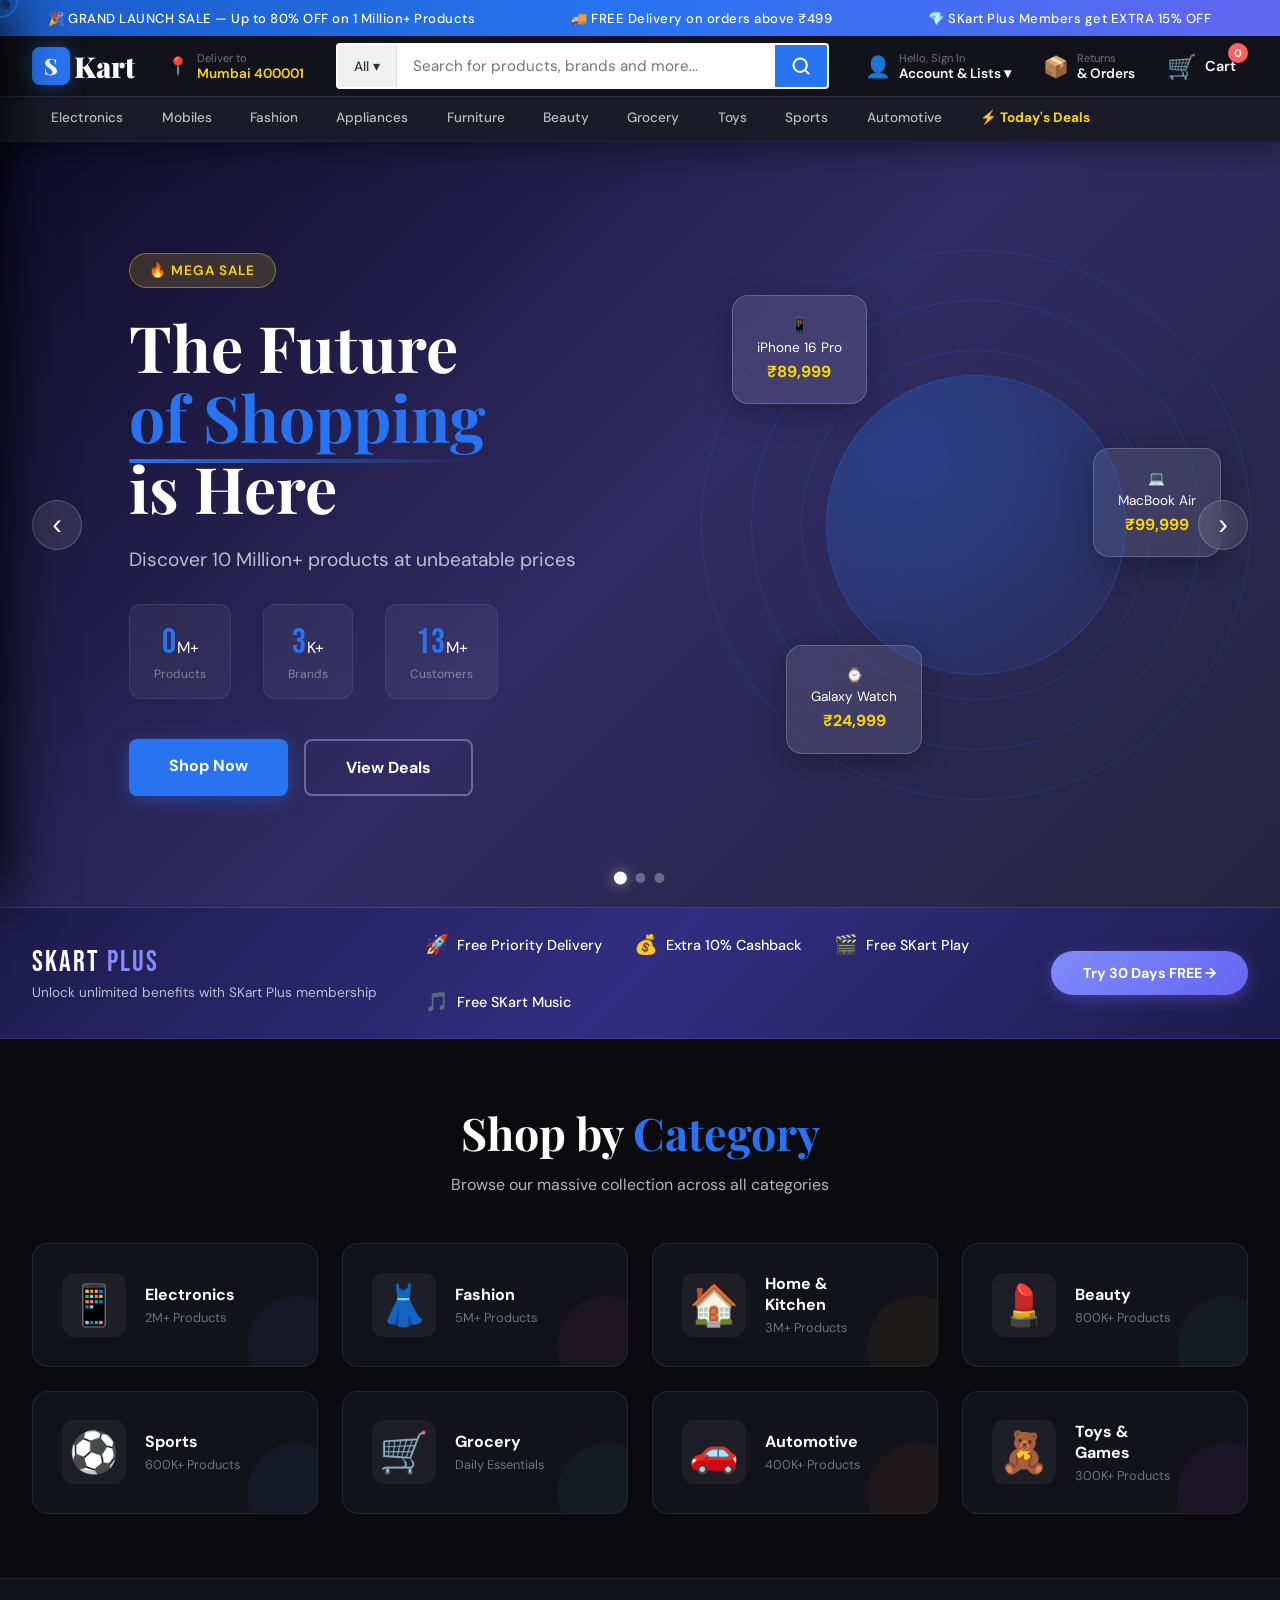
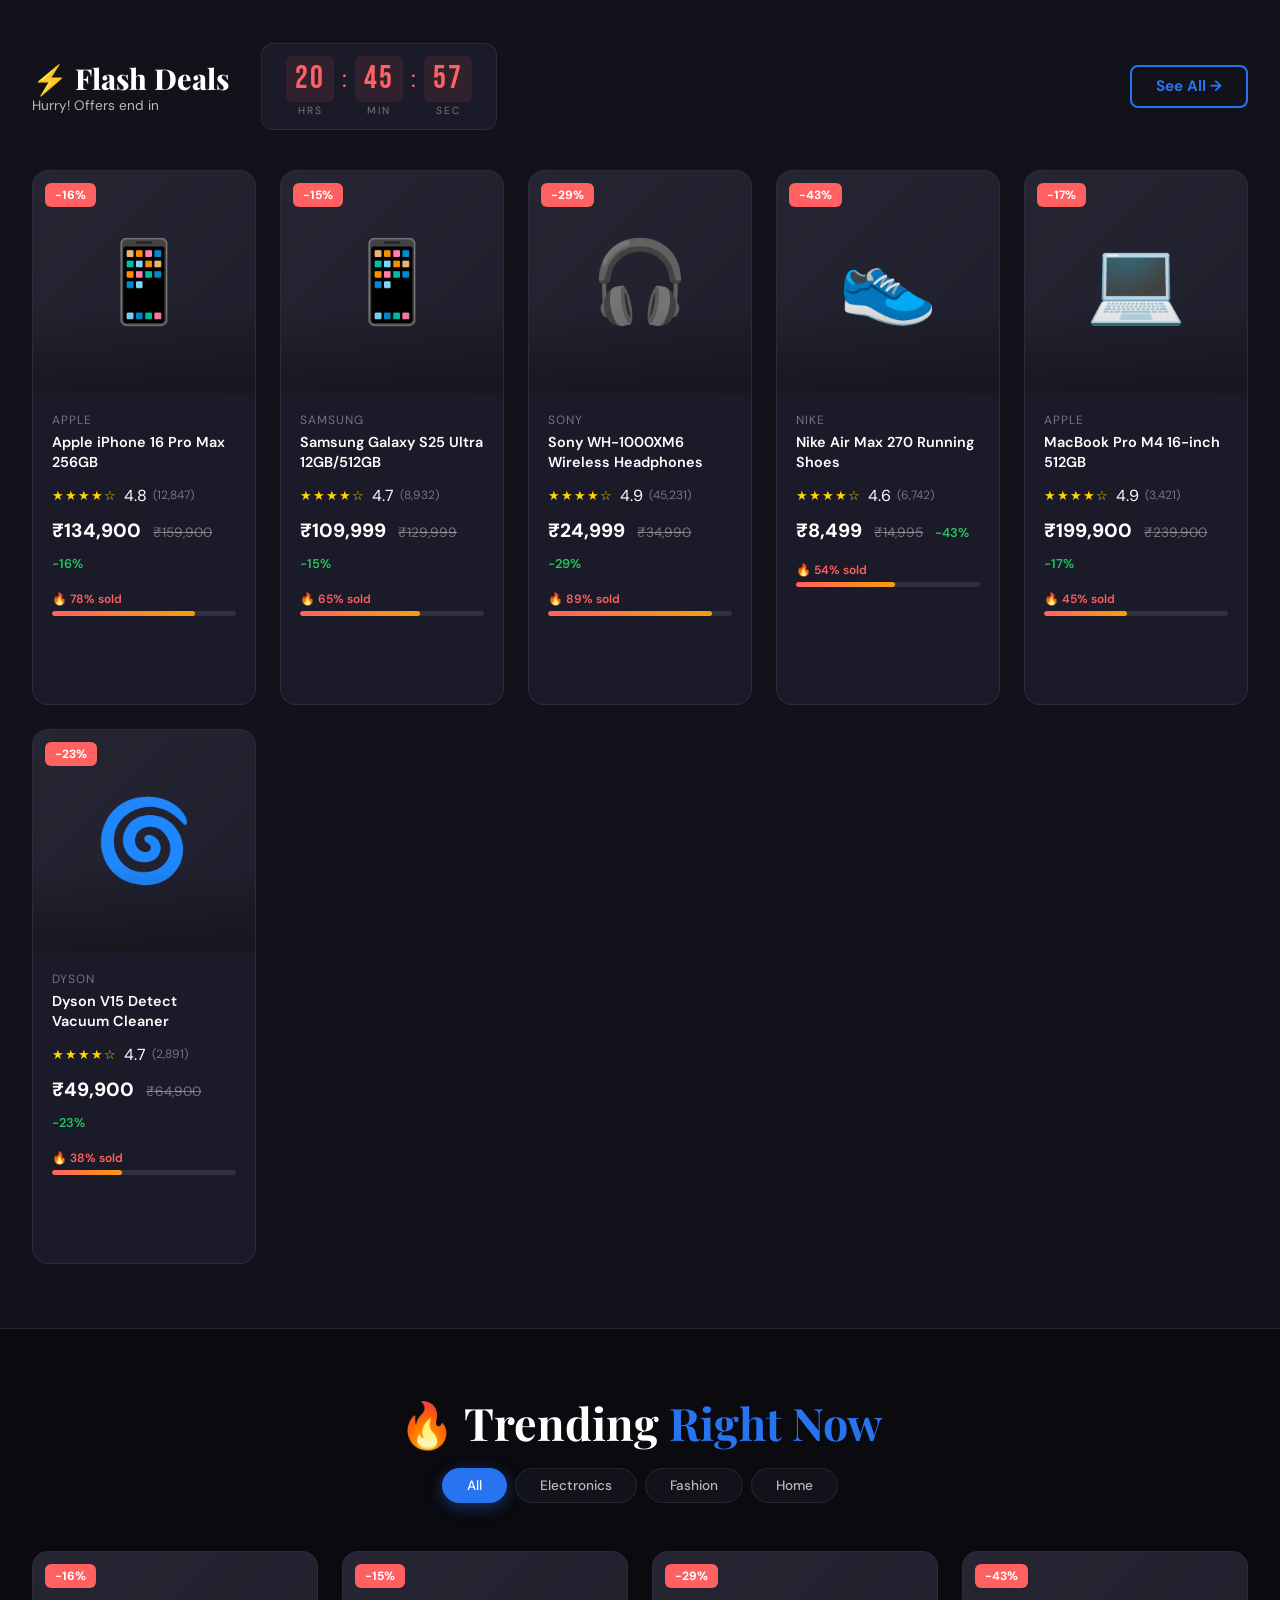
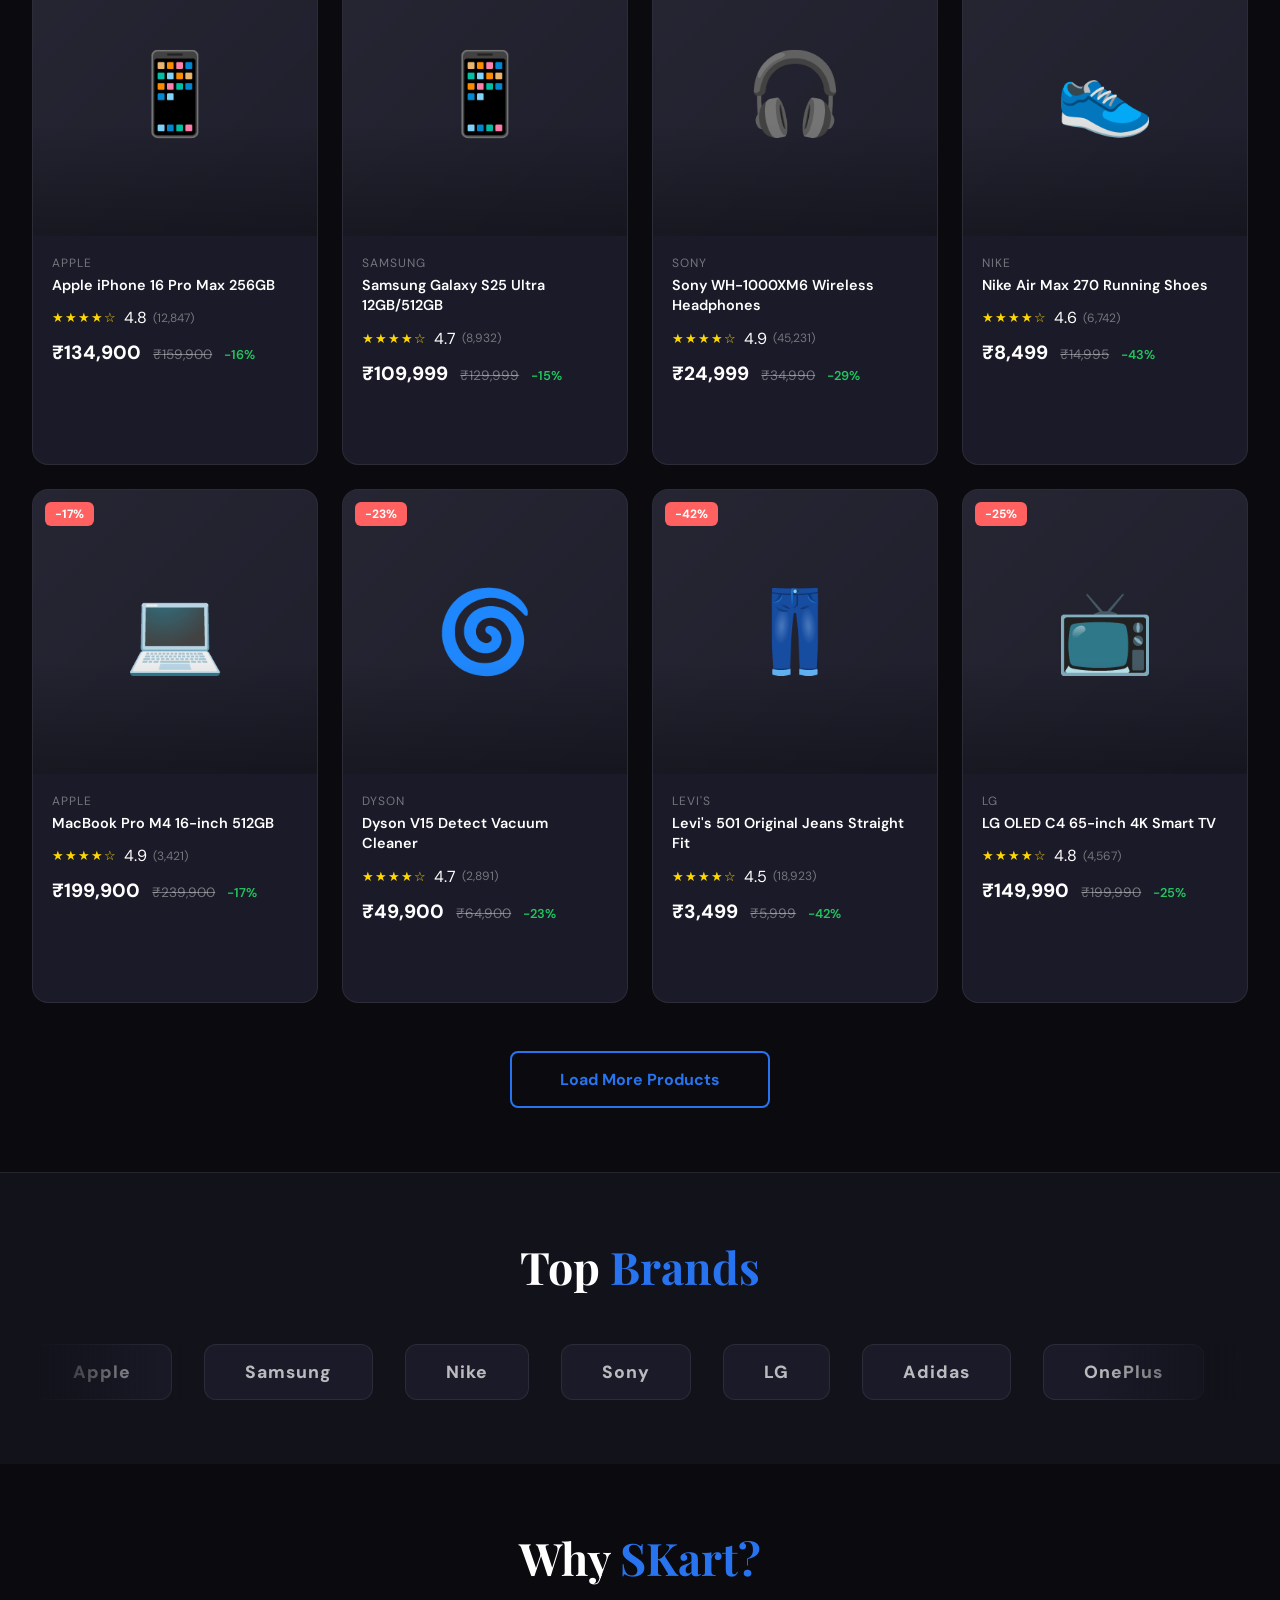
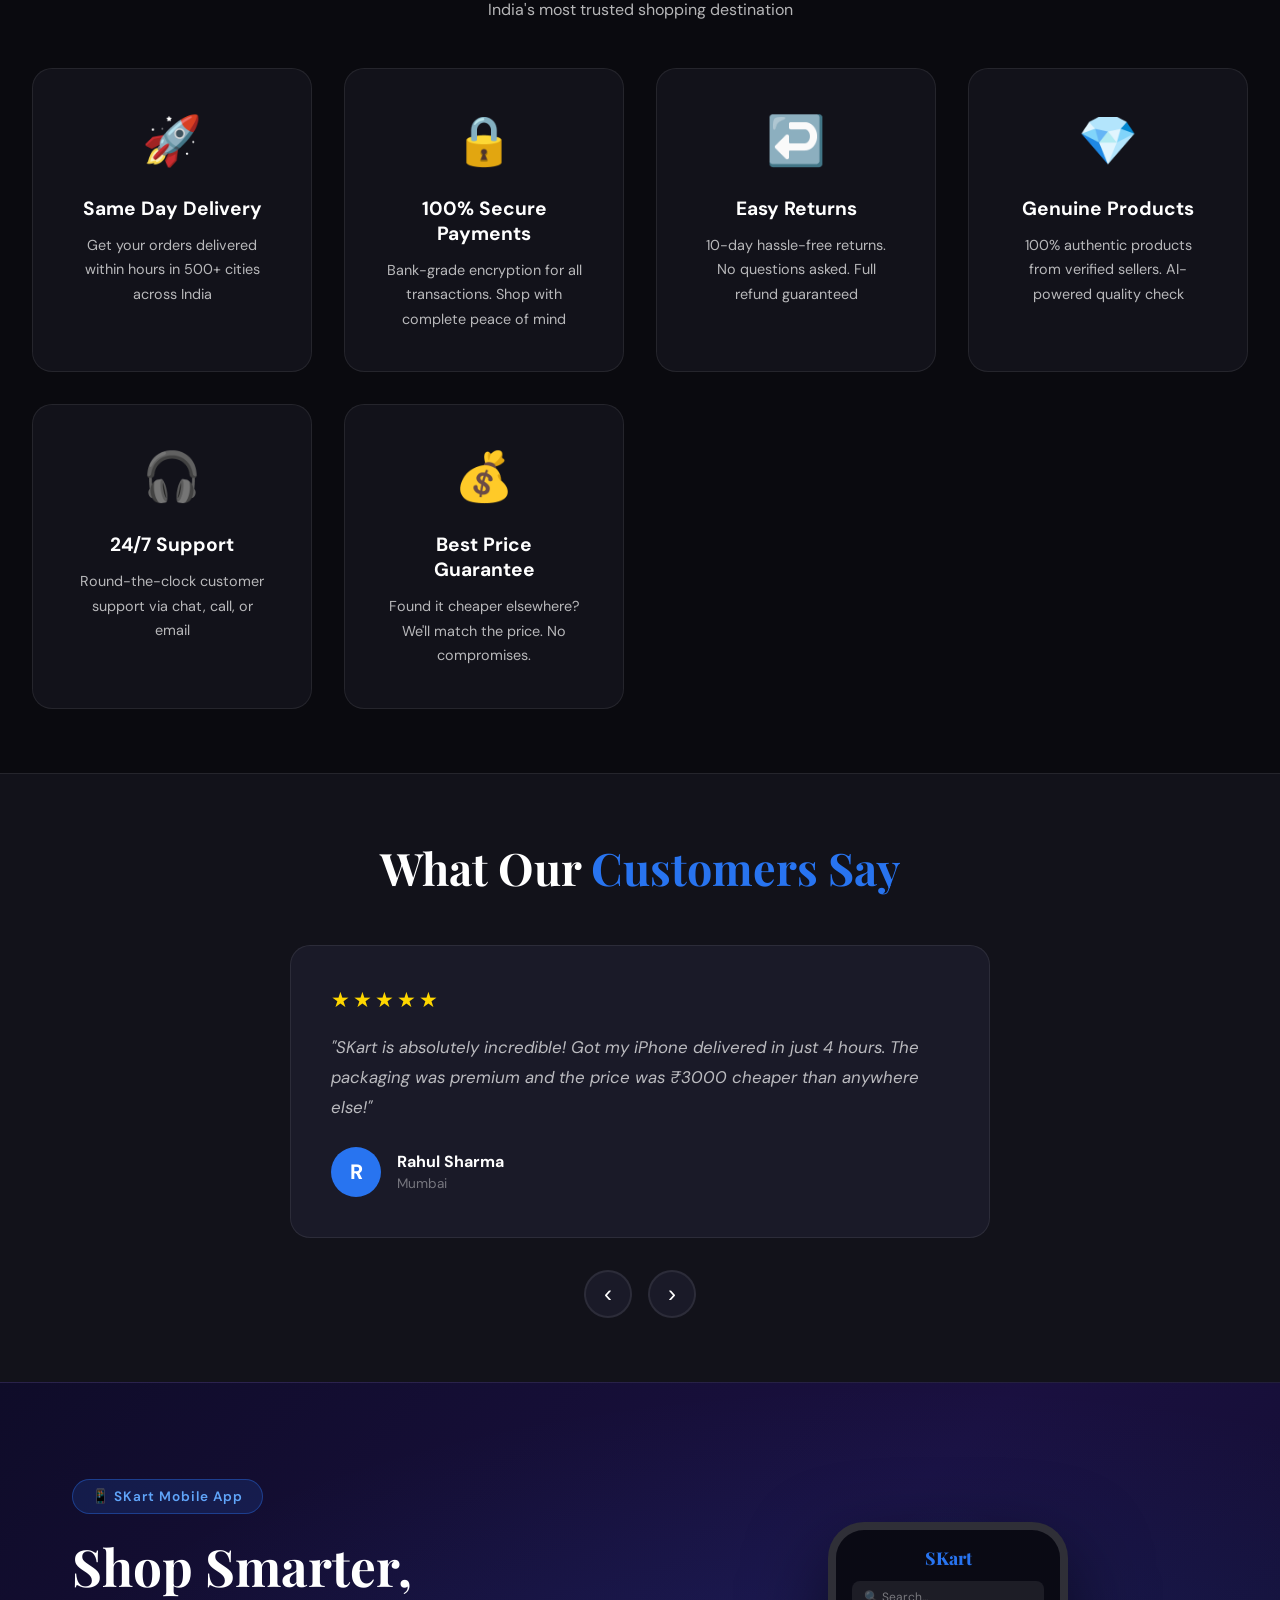
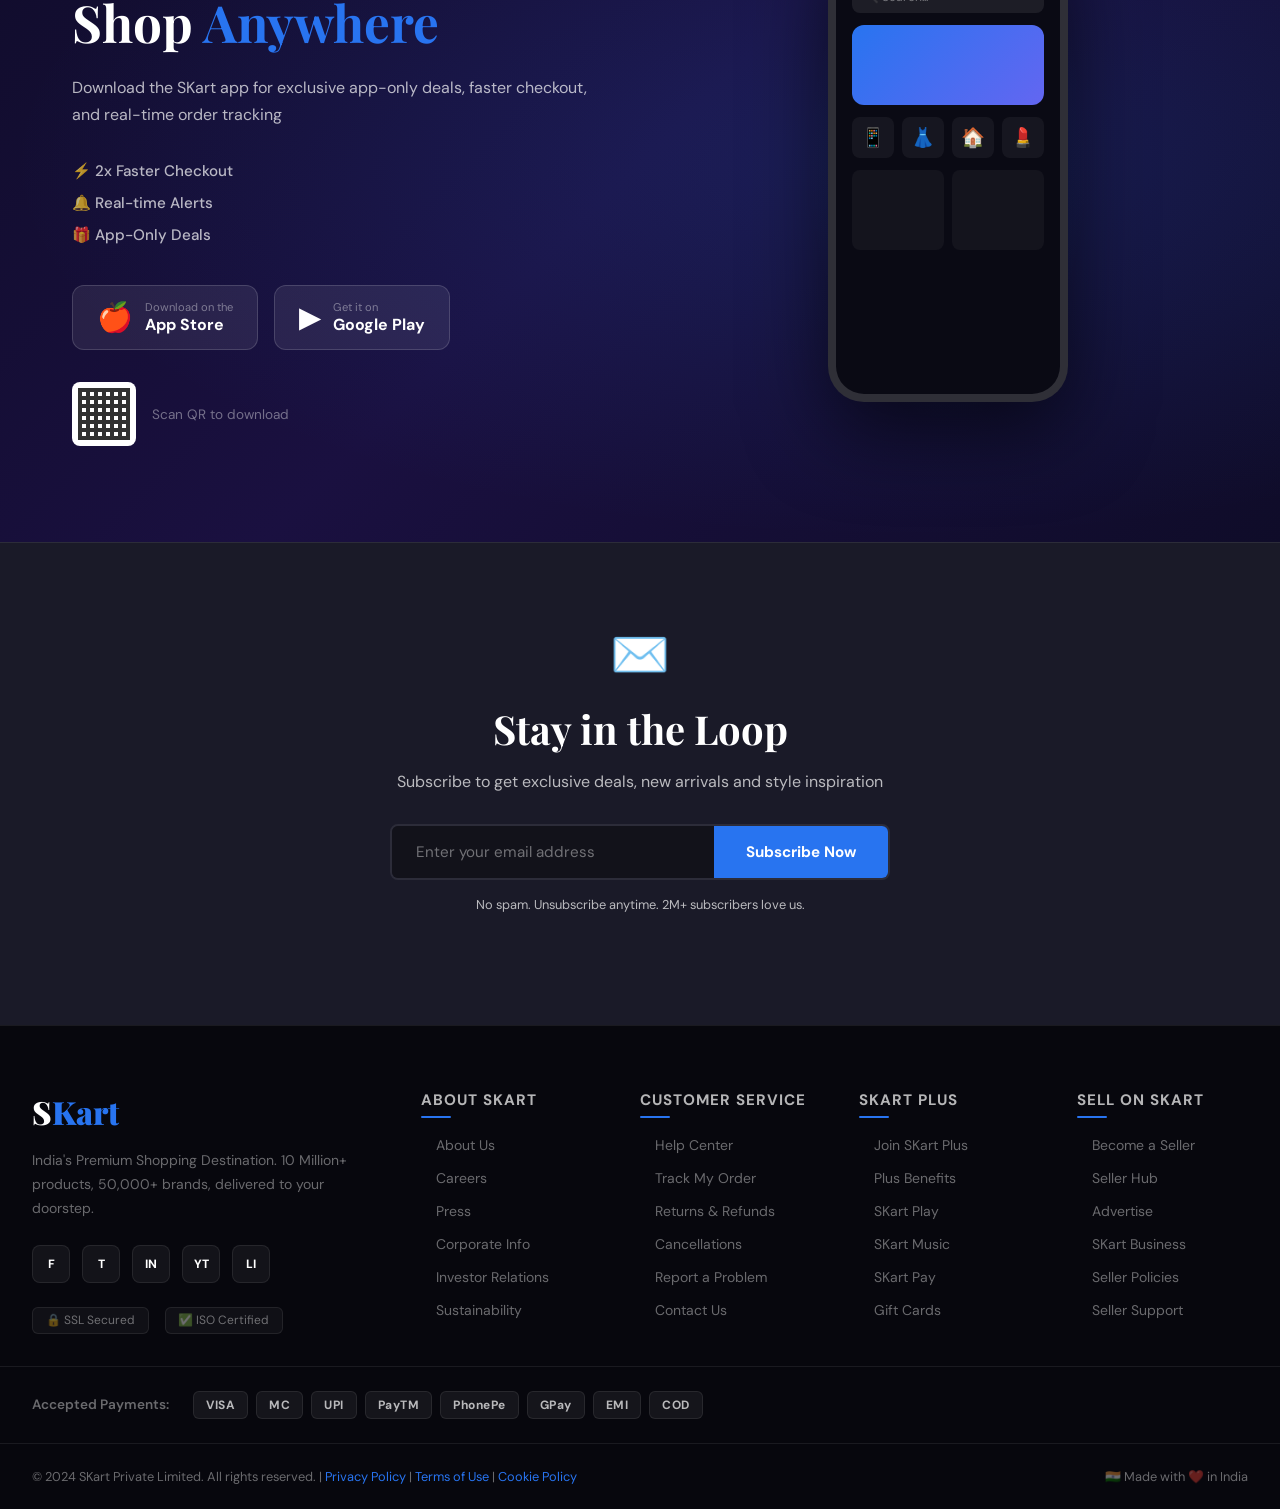
<file: index.html>
<!DOCTYPE html>
<html lang="en">
<head>
<meta charset="UTF-8">
<meta name="viewport" content="width=device-width, initial-scale=1.0">
<title>SKart – India's Premium Shopping Destination</title>
<link rel="preconnect" href="https://fonts.googleapis.com">
<link href="https://fonts.googleapis.com/css2?family=Playfair+Display:wght@700;900&family=DM+Sans:wght@300;400;500;600;700&family=Bebas+Neue&display=swap" rel="stylesheet">
<link rel="stylesheet" href="styles.css">
</head>
<body>

<!-- PRELOADER -->
<div id="preloader">
  <div class="preloader-inner">
    <div class="preloader-logo">
      <span class="s-letter">S</span><span class="kart-text">Kart</span>
    </div>
    <div class="preloader-bar"><div class="preloader-fill"></div></div>
    <div class="preloader-tagline">Loading Excellence...</div>
  </div>
</div>

<!-- CUSTOM CURSOR -->
<div class="cursor" id="cursor"></div>
<div class="cursor-follower" id="cursor-follower"></div>

<!-- ANNOUNCEMENT BAR -->
<div class="announcement-bar">
  <div class="announcement-track">
    <span>🎉 GRAND LAUNCH SALE — Up to 80% OFF on 1 Million+ Products</span>
    <span>🚚 FREE Delivery on orders above ₹499</span>
    <span>💎 SKart Plus Members get EXTRA 15% OFF</span>
    <span>📱 Download SKart App — Exclusive App-Only Deals</span>
    <span>🎉 GRAND LAUNCH SALE — Up to 80% OFF on 1 Million+ Products</span>
    <span>🚚 FREE Delivery on orders above ₹499</span>
    <span>💎 SKart Plus Members get EXTRA 15% OFF</span>
  </div>
</div>

<!-- NAVBAR -->
<nav class="navbar" id="navbar">
  <div class="nav-container">
    <!-- Logo -->
    <a href="index.html" class="nav-logo">
      <div class="logo-icon">S</div>
      <div class="logo-text">Kart</div>
    </a>

    <!-- Location -->
    <div class="nav-location">
      <div class="location-icon">📍</div>
      <div class="location-text">
        <span class="loc-label">Deliver to</span>
        <span class="loc-pin">Mumbai 400001</span>
      </div>
    </div>

    <!-- Search -->
    <div class="nav-search">
      <div class="search-box">
        <div class="search-category">All<span>▾</span></div>
        <input type="text" placeholder="Search for products, brands and more..." id="searchInput">
        <button class="search-btn" onclick="performSearch()">
          <svg width="20" height="20" viewBox="0 0 24 24" fill="none"><circle cx="11" cy="11" r="8" stroke="white" stroke-width="2.5"/><path d="m21 21-4.35-4.35" stroke="white" stroke-width="2.5" stroke-linecap="round"/></svg>
        </button>
      </div>
      <div class="search-suggestions" id="searchSuggestions"></div>
    </div>

    <!-- Nav Actions -->
    <div class="nav-actions">
      <a href="account.html" class="nav-btn">
        <div class="nav-btn-icon">👤</div>
        <div class="nav-btn-text">
          <span class="nav-btn-label">Hello, Sign In</span>
          <span class="nav-btn-main">Account & Lists ▾</span>
        </div>
      </a>
      <a href="orders.html" class="nav-btn">
        <div class="nav-btn-icon">📦</div>
        <div class="nav-btn-text">
          <span class="nav-btn-label">Returns</span>
          <span class="nav-btn-main">& Orders</span>
        </div>
      </a>
      <a href="cart.html" class="nav-cart">
        <div class="cart-icon">🛒</div>
        <div class="cart-badge" id="cartBadge">0</div>
        <span class="cart-label">Cart</span>
      </a>
    </div>

    <!-- Hamburger -->
    <button class="hamburger" id="hamburger" onclick="toggleMobileMenu()">
      <span></span><span></span><span></span>
    </button>
  </div>

  <!-- Category Nav -->
  <div class="category-nav">
    <div class="cat-nav-container">
      <a href="products.html?cat=electronics" class="cat-link">Electronics</a>
      <a href="products.html?cat=mobiles" class="cat-link">Mobiles</a>
      <a href="products.html?cat=fashion" class="cat-link">Fashion</a>
      <a href="products.html?cat=appliances" class="cat-link">Appliances</a>
      <a href="products.html?cat=furniture" class="cat-link">Furniture</a>
      <a href="products.html?cat=beauty" class="cat-link">Beauty</a>
      <a href="products.html?cat=grocery" class="cat-link">Grocery</a>
      <a href="products.html?cat=toys" class="cat-link">Toys</a>
      <a href="products.html?cat=sports" class="cat-link">Sports</a>
      <a href="products.html?cat=automotive" class="cat-link">Automotive</a>
      <a href="#" class="cat-link highlight">⚡ Today's Deals</a>
    </div>
  </div>
</nav>

<!-- MOBILE MENU -->
<div class="mobile-menu" id="mobileMenu">
  <div class="mobile-menu-header">
    <span>Hello, User 👋</span>
    <button onclick="toggleMobileMenu()">✕</button>
  </div>
  <a href="products.html?cat=electronics">Electronics</a>
  <a href="products.html?cat=mobiles">Mobiles</a>
  <a href="products.html?cat=fashion">Fashion</a>
  <a href="products.html?cat=appliances">Appliances</a>
  <a href="products.html?cat=furniture">Furniture</a>
  <a href="cart.html">🛒 My Cart</a>
  <a href="orders.html">📦 My Orders</a>
  <a href="account.html">👤 My Account</a>
</div>

<!-- HERO SECTION -->
<section class="hero">
  <!-- Hero Slider -->
  <div class="hero-slider" id="heroSlider">
    <div class="hero-slide active" style="background: linear-gradient(135deg, #0f0c29, #302b63, #24243e);">
      <div class="hero-content">
        <div class="hero-badge">🔥 MEGA SALE</div>
        <h1 class="hero-title">The Future<br><span class="hero-title-accent">of Shopping</span><br>is Here</h1>
        <p class="hero-subtitle">Discover 10 Million+ products at unbeatable prices</p>
        <div class="hero-stats">
          <div class="stat"><span class="stat-num" data-target="10">0</span>M+<div class="stat-label">Products</div></div>
          <div class="stat"><span class="stat-num" data-target="50">0</span>K+<div class="stat-label">Brands</div></div>
          <div class="stat"><span class="stat-num" data-target="200">0</span>M+<div class="stat-label">Customers</div></div>
        </div>
        <div class="hero-cta">
          <a href="products.html" class="btn-primary">Shop Now</a>
          <a href="#deals" class="btn-secondary">View Deals</a>
        </div>
      </div>
      <div class="hero-visual">
        <div class="floating-card card-1">📱<br>iPhone 16 Pro<br><strong>₹89,999</strong></div>
        <div class="floating-card card-2">💻<br>MacBook Air<br><strong>₹99,999</strong></div>
        <div class="floating-card card-3">⌚<br>Galaxy Watch<br><strong>₹24,999</strong></div>
        <div class="hero-globe"></div>
        <div class="hero-ring ring-1"></div>
        <div class="hero-ring ring-2"></div>
        <div class="hero-ring ring-3"></div>
      </div>
    </div>
    <div class="hero-slide" style="background: linear-gradient(135deg, #1a0533, #6b21a8, #1a0533);">
      <div class="hero-content">
        <div class="hero-badge">👗 FASHION WEEK</div>
        <h1 class="hero-title">Style That<br><span class="hero-title-accent">Speaks</span><br>Volumes</h1>
        <p class="hero-subtitle">Luxury fashion at prices that make sense</p>
        <div class="hero-cta">
          <a href="products.html?cat=fashion" class="btn-primary">Explore Fashion</a>
        </div>
      </div>
    </div>
    <div class="hero-slide" style="background: linear-gradient(135deg, #064e3b, #065f46, #0f172a);">
      <div class="hero-content">
        <div class="hero-badge">🏠 HOME MAKEOVER</div>
        <h1 class="hero-title">Transform<br><span class="hero-title-accent">Your Home</span><br>Today</h1>
        <p class="hero-subtitle">Premium furniture & appliances delivered free</p>
        <div class="hero-cta">
          <a href="products.html?cat=furniture" class="btn-primary">Shop Home</a>
        </div>
      </div>
    </div>
  </div>
  <div class="hero-dots">
    <span class="dot active" onclick="goToSlide(0)"></span>
    <span class="dot" onclick="goToSlide(1)"></span>
    <span class="dot" onclick="goToSlide(2)"></span>
  </div>
  <button class="hero-arrow left" onclick="prevSlide()">‹</button>
  <button class="hero-arrow right" onclick="nextSlide()">›</button>
</section>

<!-- SKART PLUS BANNER -->
<section class="plus-banner">
  <div class="plus-container">
    <div class="plus-left">
      <div class="plus-logo">SKart <span>PLUS</span></div>
      <p>Unlock unlimited benefits with SKart Plus membership</p>
    </div>
    <div class="plus-benefits">
      <div class="plus-benefit"><span>🚀</span> Free Priority Delivery</div>
      <div class="plus-benefit"><span>💰</span> Extra 10% Cashback</div>
      <div class="plus-benefit"><span>🎬</span> Free SKart Play</div>
      <div class="plus-benefit"><span>🎵</span> Free SKart Music</div>
    </div>
    <a href="#" class="plus-cta">Try 30 Days FREE →</a>
  </div>
</section>

<!-- CATEGORY GRID -->
<section class="categories-section" id="categories">
  <div class="section-container">
    <div class="section-header">
      <h2 class="section-title">Shop by <span>Category</span></h2>
      <p class="section-sub">Browse our massive collection across all categories</p>
    </div>
    <div class="categories-grid">
      <a href="products.html?cat=electronics" class="cat-card" style="--cat-color: #6366f1;">
        <div class="cat-icon-wrap">📱</div>
        <div class="cat-info">
          <h3>Electronics</h3>
          <p>2M+ Products</p>
        </div>
        <div class="cat-arrow">→</div>
        <div class="cat-bg-shape"></div>
      </a>
      <a href="products.html?cat=fashion" class="cat-card" style="--cat-color: #ec4899;">
        <div class="cat-icon-wrap">👗</div>
        <div class="cat-info">
          <h3>Fashion</h3>
          <p>5M+ Products</p>
        </div>
        <div class="cat-arrow">→</div>
        <div class="cat-bg-shape"></div>
      </a>
      <a href="products.html?cat=home" class="cat-card" style="--cat-color: #f59e0b;">
        <div class="cat-icon-wrap">🏠</div>
        <div class="cat-info">
          <h3>Home & Kitchen</h3>
          <p>3M+ Products</p>
        </div>
        <div class="cat-arrow">→</div>
        <div class="cat-bg-shape"></div>
      </a>
      <a href="products.html?cat=beauty" class="cat-card" style="--cat-color: #10b981;">
        <div class="cat-icon-wrap">💄</div>
        <div class="cat-info">
          <h3>Beauty</h3>
          <p>800K+ Products</p>
        </div>
        <div class="cat-arrow">→</div>
        <div class="cat-bg-shape"></div>
      </a>
      <a href="products.html?cat=sports" class="cat-card" style="--cat-color: #3b82f6;">
        <div class="cat-icon-wrap">⚽</div>
        <div class="cat-info">
          <h3>Sports</h3>
          <p>600K+ Products</p>
        </div>
        <div class="cat-arrow">→</div>
        <div class="cat-bg-shape"></div>
      </a>
      <a href="products.html?cat=grocery" class="cat-card" style="--cat-color: #22c55e;">
        <div class="cat-icon-wrap">🛒</div>
        <div class="cat-info">
          <h3>Grocery</h3>
          <p>Daily Essentials</p>
        </div>
        <div class="cat-arrow">→</div>
        <div class="cat-bg-shape"></div>
      </a>
      <a href="products.html?cat=automotive" class="cat-card" style="--cat-color: #f97316;">
        <div class="cat-icon-wrap">🚗</div>
        <div class="cat-info">
          <h3>Automotive</h3>
          <p>400K+ Products</p>
        </div>
        <div class="cat-arrow">→</div>
        <div class="cat-bg-shape"></div>
      </a>
      <a href="products.html?cat=toys" class="cat-card" style="--cat-color: #a855f7;">
        <div class="cat-icon-wrap">🧸</div>
        <div class="cat-info">
          <h3>Toys & Games</h3>
          <p>300K+ Products</p>
        </div>
        <div class="cat-arrow">→</div>
        <div class="cat-bg-shape"></div>
      </a>
    </div>
  </div>
</section>

<!-- FLASH DEALS -->
<section class="flash-deals" id="deals">
  <div class="section-container">
    <div class="deals-header">
      <div class="deals-title-group">
        <h2>⚡ Flash Deals</h2>
        <p>Hurry! Offers end in</p>
      </div>
      <div class="countdown-timer">
        <div class="time-block"><span id="hours">08</span><label>HRS</label></div>
        <div class="time-sep">:</div>
        <div class="time-block"><span id="minutes">45</span><label>MIN</label></div>
        <div class="time-sep">:</div>
        <div class="time-block"><span id="seconds">30</span><label>SEC</label></div>
      </div>
      <a href="products.html" class="see-all-btn">See All →</a>
    </div>
    <div class="deals-grid" id="dealsGrid">
      <!-- JS generated -->
    </div>
  </div>
</section>

<!-- TRENDING PRODUCTS -->
<section class="trending-section">
  <div class="section-container">
    <div class="section-header">
      <h2 class="section-title">🔥 Trending <span>Right Now</span></h2>
      <div class="filter-tabs">
        <button class="filter-tab active" onclick="filterProducts('all', this)">All</button>
        <button class="filter-tab" onclick="filterProducts('electronics', this)">Electronics</button>
        <button class="filter-tab" onclick="filterProducts('fashion', this)">Fashion</button>
        <button class="filter-tab" onclick="filterProducts('home', this)">Home</button>
      </div>
    </div>
    <div class="products-grid" id="productsGrid">
      <!-- JS generated -->
    </div>
    <div class="load-more-wrap">
      <button class="load-more-btn" onclick="loadMore()">Load More Products</button>
    </div>
  </div>
</section>

<!-- BRAND SHOWCASE -->
<section class="brands-section">
  <div class="section-container">
    <div class="section-header">
      <h2 class="section-title">Top <span>Brands</span></h2>
    </div>
    <div class="brands-track-wrapper">
      <div class="brands-track" id="brandsTrack">
        <div class="brand-item">Apple</div>
        <div class="brand-item">Samsung</div>
        <div class="brand-item">Nike</div>
        <div class="brand-item">Sony</div>
        <div class="brand-item">LG</div>
        <div class="brand-item">Adidas</div>
        <div class="brand-item">OnePlus</div>
        <div class="brand-item">Dell</div>
        <div class="brand-item">HP</div>
        <div class="brand-item">Philips</div>
        <div class="brand-item">Boat</div>
        <div class="brand-item">Realme</div>
        <div class="brand-item">Apple</div>
        <div class="brand-item">Samsung</div>
        <div class="brand-item">Nike</div>
        <div class="brand-item">Sony</div>
        <div class="brand-item">LG</div>
        <div class="brand-item">Adidas</div>
      </div>
    </div>
  </div>
</section>

<!-- WHY SKART -->
<section class="why-section">
  <div class="section-container">
    <div class="section-header">
      <h2 class="section-title">Why <span>SKart?</span></h2>
      <p class="section-sub">India's most trusted shopping destination</p>
    </div>
    <div class="why-grid">
      <div class="why-card">
        <div class="why-icon">🚀</div>
        <h3>Same Day Delivery</h3>
        <p>Get your orders delivered within hours in 500+ cities across India</p>
        <div class="why-glow"></div>
      </div>
      <div class="why-card">
        <div class="why-icon">🔒</div>
        <h3>100% Secure Payments</h3>
        <p>Bank-grade encryption for all transactions. Shop with complete peace of mind</p>
        <div class="why-glow"></div>
      </div>
      <div class="why-card">
        <div class="why-icon">↩️</div>
        <h3>Easy Returns</h3>
        <p>10-day hassle-free returns. No questions asked. Full refund guaranteed</p>
        <div class="why-glow"></div>
      </div>
      <div class="why-card">
        <div class="why-icon">💎</div>
        <h3>Genuine Products</h3>
        <p>100% authentic products from verified sellers. AI-powered quality check</p>
        <div class="why-glow"></div>
      </div>
      <div class="why-card">
        <div class="why-icon">🎧</div>
        <h3>24/7 Support</h3>
        <p>Round-the-clock customer support via chat, call, or email</p>
        <div class="why-glow"></div>
      </div>
      <div class="why-card">
        <div class="why-icon">💰</div>
        <h3>Best Price Guarantee</h3>
        <p>Found it cheaper elsewhere? We'll match the price. No compromises.</p>
        <div class="why-glow"></div>
      </div>
    </div>
  </div>
</section>

<!-- TESTIMONIALS -->
<section class="testimonials-section">
  <div class="section-container">
    <div class="section-header">
      <h2 class="section-title">What Our <span>Customers Say</span></h2>
    </div>
    <div class="testimonials-slider" id="testimonialsSlider">
      <div class="testimonial-card active">
        <div class="test-stars">★★★★★</div>
        <p class="test-text">"SKart is absolutely incredible! Got my iPhone delivered in just 4 hours. The packaging was premium and the price was ₹3000 cheaper than anywhere else!"</p>
        <div class="test-author">
          <div class="test-avatar">R</div>
          <div><strong>Rahul Sharma</strong><span>Mumbai</span></div>
        </div>
      </div>
      <div class="testimonial-card">
        <div class="test-stars">★★★★★</div>
        <p class="test-text">"The SKart Plus membership is totally worth it. Free delivery, extra cashback, and the customer service is top-notch. Best shopping experience ever!"</p>
        <div class="test-author">
          <div class="test-avatar">P</div>
          <div><strong>Priya Kapoor</strong><span>Delhi</span></div>
        </div>
      </div>
      <div class="testimonial-card">
        <div class="test-stars">★★★★★</div>
        <p class="test-text">"I've used Flipkart and Amazon, but SKart blows them both away. The interface is beautiful, search is super fast, and deals are unmatched!"</p>
        <div class="test-author">
          <div class="test-avatar">A</div>
          <div><strong>Arjun Mehta</strong><span>Bangalore</span></div>
        </div>
      </div>
    </div>
    <div class="test-controls">
      <button onclick="prevTestimonial()">‹</button>
      <button onclick="nextTestimonial()">›</button>
    </div>
  </div>
</section>

<!-- APP DOWNLOAD -->
<section class="app-section">
  <div class="app-container">
    <div class="app-left">
      <div class="app-badge">📱 SKart Mobile App</div>
      <h2>Shop Smarter,<br>Shop <span>Anywhere</span></h2>
      <p>Download the SKart app for exclusive app-only deals, faster checkout, and real-time order tracking</p>
      <div class="app-features">
        <div class="app-feature">⚡ 2x Faster Checkout</div>
        <div class="app-feature">🔔 Real-time Alerts</div>
        <div class="app-feature">🎁 App-Only Deals</div>
      </div>
      <div class="app-downloads">
        <a href="#" class="store-btn">
          <span class="store-icon">🍎</span>
          <div><small>Download on the</small><strong>App Store</strong></div>
        </a>
        <a href="#" class="store-btn">
          <span class="store-icon">▶</span>
          <div><small>Get it on</small><strong>Google Play</strong></div>
        </a>
      </div>
      <div class="app-qr">
        <div class="qr-box">
          <div class="qr-grid"></div>
        </div>
        <span>Scan QR to download</span>
      </div>
    </div>
    <div class="app-right">
      <div class="phone-mockup">
        <div class="phone-screen">
          <div class="phone-ui">
            <div class="phone-header">SKart</div>
            <div class="phone-search">🔍 Search...</div>
            <div class="phone-banner"></div>
            <div class="phone-cats">
              <div class="phone-cat">📱</div>
              <div class="phone-cat">👗</div>
              <div class="phone-cat">🏠</div>
              <div class="phone-cat">💄</div>
            </div>
            <div class="phone-products">
              <div class="phone-prod"></div>
              <div class="phone-prod"></div>
            </div>
          </div>
        </div>
        <div class="phone-glow"></div>
      </div>
    </div>
  </div>
</section>

<!-- NEWSLETTER -->
<section class="newsletter-section">
  <div class="newsletter-container">
    <div class="newsletter-icon">✉️</div>
    <h2>Stay in the Loop</h2>
    <p>Subscribe to get exclusive deals, new arrivals and style inspiration</p>
    <div class="newsletter-form">
      <input type="email" placeholder="Enter your email address" id="newsletterEmail">
      <button onclick="subscribeNewsletter()">Subscribe Now</button>
    </div>
    <p class="newsletter-note">No spam. Unsubscribe anytime. 2M+ subscribers love us.</p>
  </div>
</section>

<!-- FOOTER -->
<footer class="footer">
  <div class="footer-top">
    <div class="footer-container">
      <div class="footer-col footer-brand-col">
        <div class="footer-logo">S<span>Kart</span></div>
        <p class="footer-tagline">India's Premium Shopping Destination. 10 Million+ products, 50,000+ brands, delivered to your doorstep.</p>
        <div class="footer-social">
          <a href="#" class="social-icon" title="Facebook">f</a>
          <a href="#" class="social-icon" title="Twitter">t</a>
          <a href="#" class="social-icon" title="Instagram">in</a>
          <a href="#" class="social-icon" title="YouTube">yt</a>
          <a href="#" class="social-icon" title="LinkedIn">li</a>
        </div>
        <div class="footer-trust">
          <span>🔒 SSL Secured</span>
          <span>✅ ISO Certified</span>
        </div>
      </div>
      <div class="footer-col">
        <h4>About SKart</h4>
        <ul>
          <li><a href="#">About Us</a></li>
          <li><a href="#">Careers</a></li>
          <li><a href="#">Press</a></li>
          <li><a href="#">Corporate Info</a></li>
          <li><a href="#">Investor Relations</a></li>
          <li><a href="#">Sustainability</a></li>
        </ul>
      </div>
      <div class="footer-col">
        <h4>Customer Service</h4>
        <ul>
          <li><a href="#">Help Center</a></li>
          <li><a href="#">Track My Order</a></li>
          <li><a href="#">Returns & Refunds</a></li>
          <li><a href="#">Cancellations</a></li>
          <li><a href="#">Report a Problem</a></li>
          <li><a href="#">Contact Us</a></li>
        </ul>
      </div>
      <div class="footer-col">
        <h4>SKart Plus</h4>
        <ul>
          <li><a href="#">Join SKart Plus</a></li>
          <li><a href="#">Plus Benefits</a></li>
          <li><a href="#">SKart Play</a></li>
          <li><a href="#">SKart Music</a></li>
          <li><a href="#">SKart Pay</a></li>
          <li><a href="#">Gift Cards</a></li>
        </ul>
      </div>
      <div class="footer-col">
        <h4>Sell on SKart</h4>
        <ul>
          <li><a href="#">Become a Seller</a></li>
          <li><a href="#">Seller Hub</a></li>
          <li><a href="#">Advertise</a></li>
          <li><a href="#">SKart Business</a></li>
          <li><a href="#">Seller Policies</a></li>
          <li><a href="#">Seller Support</a></li>
        </ul>
      </div>
    </div>
  </div>
  <div class="footer-payments">
    <div class="footer-container">
      <div class="payment-section">
        <span>Accepted Payments:</span>
        <div class="payment-icons">
          <div class="payment-icon">VISA</div>
          <div class="payment-icon">MC</div>
          <div class="payment-icon">UPI</div>
          <div class="payment-icon">PayTM</div>
          <div class="payment-icon">PhonePe</div>
          <div class="payment-icon">GPay</div>
          <div class="payment-icon">EMI</div>
          <div class="payment-icon">COD</div>
        </div>
      </div>
    </div>
  </div>
  <div class="footer-bottom">
    <div class="footer-container">
      <p>© 2024 SKart Private Limited. All rights reserved. | <a href="#">Privacy Policy</a> | <a href="#">Terms of Use</a> | <a href="#">Cookie Policy</a></p>
      <p class="footer-india">🇮🇳 Made with ❤️ in India</p>
    </div>
  </div>
</footer>

<!-- CART NOTIFICATION -->
<div class="cart-notification" id="cartNotification">
  <span>✅</span> Item added to cart!
</div>

<!-- SCROLL TO TOP -->
<button class="scroll-top" id="scrollTop" onclick="scrollToTop()">↑</button>

<script src="app.js"></script>
</body>
</html>
</file>
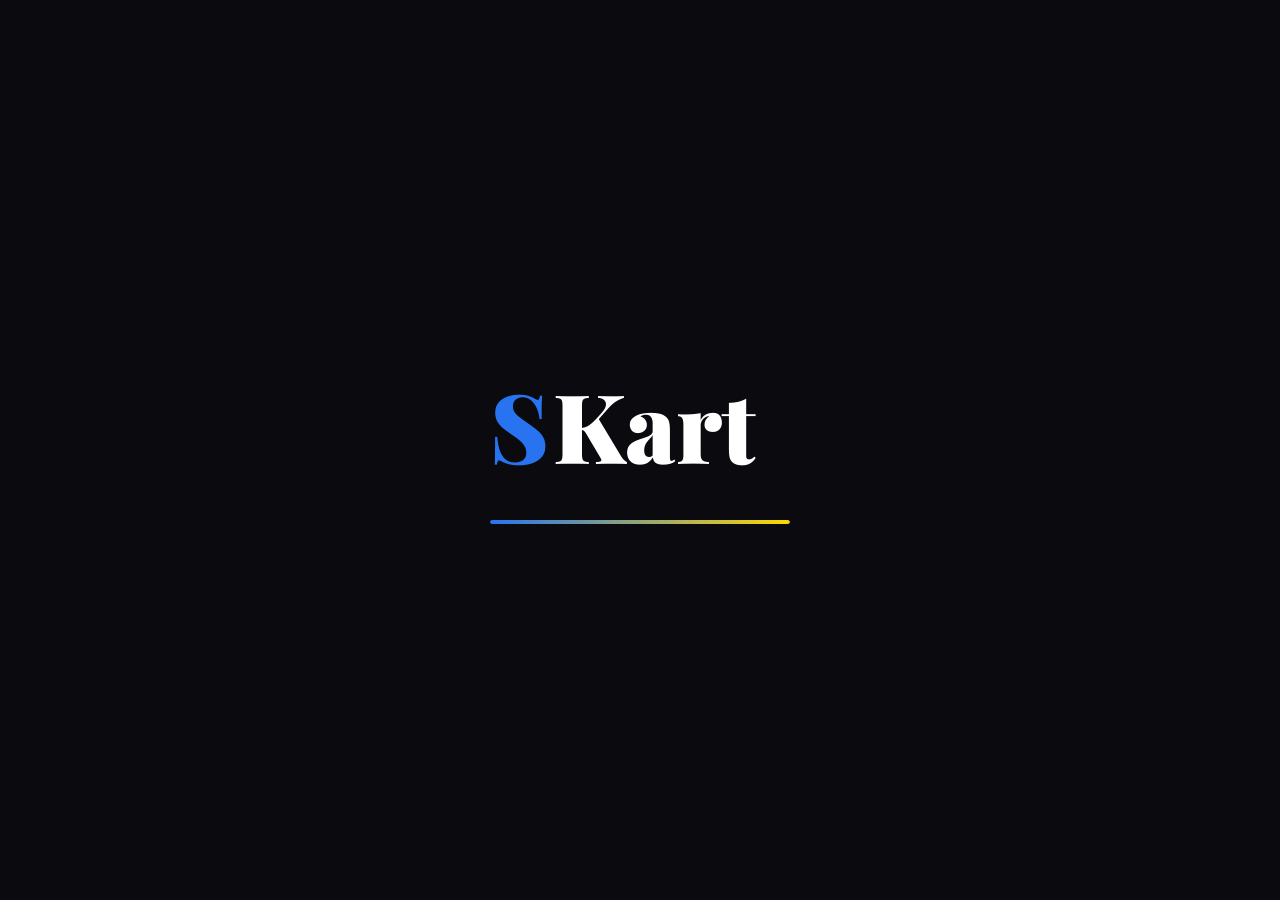
<file: cart.html>
<!DOCTYPE html>
<html lang="en">
<head>
<meta charset="UTF-8">
<meta name="viewport" content="width=device-width, initial-scale=1.0">
<title>My Cart – SKart</title>
<link href="https://fonts.googleapis.com/css2?family=Playfair+Display:wght@700;900&family=DM+Sans:wght@300;400;500;600;700&family=Bebas+Neue&display=swap" rel="stylesheet">
<link rel="stylesheet" href="styles.css">
<style>
.cart-page { max-width: 1300px; margin: 0 auto; padding: 2rem; display: grid; grid-template-columns: 1fr 380px; gap: 2rem; }
.cart-main {}
.cart-header { background: var(--bg-card); border: 1px solid var(--border); border-radius: 16px; padding: 1.5rem; margin-bottom: 1rem; display: flex; justify-content: space-between; align-items: center; }
.cart-header h2 { font-family: var(--font-display); font-size: 1.5rem; }
.cart-header p { color: var(--text-muted); font-size: 0.9rem; }
.cart-item {
  background: var(--bg-card);
  border: 1px solid var(--border);
  border-radius: 16px;
  padding: 1.5rem;
  margin-bottom: 1rem;
  display: grid;
  grid-template-columns: 120px 1fr auto;
  gap: 1.5rem;
  align-items: start;
  transition: all 0.3s;
  animation: fadeInUp 0.5s ease both;
}
.cart-item:hover { border-color: var(--primary); }
.cart-item-img {
  width: 120px; height: 120px;
  background: var(--bg-card2);
  border-radius: 12px;
  display: flex; align-items: center; justify-content: center;
  font-size: 3.5rem;
}
.cart-item-details {}
.cart-item-brand { font-size: 0.75rem; color: var(--text-muted); text-transform: uppercase; letter-spacing: 1px; margin-bottom: 4px; }
.cart-item-name { font-size: 1rem; font-weight: 600; margin-bottom: 0.5rem; }
.cart-item-price { display: flex; align-items: baseline; gap: 0.75rem; margin-bottom: 0.75rem; }
.cart-item-price .current { font-size: 1.3rem; font-weight: 800; }
.cart-item-price .original { font-size: 0.85rem; color: var(--text-muted); text-decoration: line-through; }
.cart-item-price .saved { font-size: 0.85rem; color: var(--success); font-weight: 600; }
.cart-item-actions { display: flex; gap: 1rem; flex-wrap: wrap; }
.cart-qty { display: flex; align-items: center; gap: 0; border: 1px solid var(--border); border-radius: 8px; overflow: hidden; }
.cart-qty button { background: var(--bg-card2); border: none; color: white; width: 36px; height: 36px; font-size: 1.1rem; cursor: pointer; transition: background 0.2s; }
.cart-qty button:hover { background: var(--primary); }
.cart-qty span { width: 40px; height: 36px; display: flex; align-items: center; justify-content: center; font-weight: 700; border-left: 1px solid var(--border); border-right: 1px solid var(--border); }
.btn-remove { background: none; border: none; color: var(--text-muted); font-size: 0.85rem; cursor: pointer; transition: color 0.2s; font-family: var(--font-body); padding: 0 0.5rem; }
.btn-remove:hover { color: var(--secondary); }
.btn-wishlist { background: none; border: none; color: var(--text-muted); font-size: 0.85rem; cursor: pointer; transition: color 0.2s; font-family: var(--font-body); padding: 0 0.5rem; }
.btn-wishlist:hover { color: var(--secondary); }
.delivery-info { font-size: 0.82rem; color: var(--success); margin-top: 0.5rem; }
.cart-item-right { text-align: right; }
.cart-empty { text-align: center; padding: 5rem 2rem; }
.cart-empty-icon { font-size: 5rem; margin-bottom: 1rem; animation: iconFloat 3s ease-in-out infinite; }
.cart-empty h3 { font-size: 1.5rem; margin-bottom: 0.75rem; }
.cart-empty p { color: var(--text-secondary); margin-bottom: 2rem; }

/* Order Summary */
.order-summary {
  background: var(--bg-card);
  border: 1px solid var(--border);
  border-radius: 16px;
  padding: 1.5rem;
  height: fit-content;
  position: sticky; top: 120px;
}
.order-summary h3 { font-size: 1rem; font-weight: 700; color: var(--text-muted); text-transform: uppercase; letter-spacing: 1.5px; margin-bottom: 1.5rem; border-bottom: 1px solid var(--border); padding-bottom: 1rem; }
.summary-row { display: flex; justify-content: space-between; margin-bottom: 0.75rem; font-size: 0.95rem; }
.summary-row.discount { color: var(--success); }
.summary-row.total { font-size: 1.1rem; font-weight: 800; margin-top: 1rem; padding-top: 1rem; border-top: 2px solid var(--border); }
.summary-row.savings { background: rgba(34,197,94,0.1); border: 1px solid rgba(34,197,94,0.2); border-radius: 8px; padding: 0.75rem; color: var(--success); font-weight: 600; justify-content: center; text-align: center; margin: 1rem 0; }
.promo-box { margin: 1.5rem 0; }
.promo-box input { width: 100%; background: var(--bg-card2); border: 1px solid var(--border); color: white; padding: 0.75rem 1rem; border-radius: 8px 0 0 8px; font-family: var(--font-body); font-size: 0.9rem; }
.promo-row { display: flex; }
.promo-row input { flex: 1; border-radius: 8px 0 0 8px; }
.promo-row button { background: var(--primary); border: none; color: white; padding: 0.75rem 1.2rem; border-radius: 0 8px 8px 0; cursor: pointer; font-weight: 700; font-family: var(--font-body); }
.checkout-btn { width: 100%; background: var(--primary); color: white; border: none; padding: 1.2rem; border-radius: 12px; font-size: 1.1rem; font-weight: 700; cursor: pointer; font-family: var(--font-body); margin-top: 1rem; transition: all 0.3s; box-shadow: 0 4px 20px var(--primary-glow); }
.checkout-btn:hover { background: var(--primary-dark); transform: translateY(-2px); box-shadow: 0 8px 30px var(--primary-glow); }
.safety-badges { display: flex; justify-content: center; gap: 1.5rem; margin-top: 1.5rem; font-size: 0.75rem; color: var(--text-muted); }
.safety-badge { display: flex; flex-direction: column; align-items: center; gap: 4px; }
.safety-badge span:first-child { font-size: 1.3rem; }
@media(max-width: 900px) { .cart-page { grid-template-columns: 1fr; } .cart-item { grid-template-columns: 80px 1fr; } .cart-item-right { display: none; } }
</style>
</head>
<body>
<div id="preloader"><div class="preloader-inner"><div class="preloader-logo"><span class="s-letter">S</span><span class="kart-text">Kart</span></div><div class="preloader-bar"><div class="preloader-fill"></div></div></div></div>
<div class="cursor" id="cursor"></div>
<div class="cursor-follower" id="cursor-follower"></div>

<div class="announcement-bar"><div class="announcement-track"><span>🎉 MEGA SALE — Up to 80% OFF</span><span>🚚 FREE Delivery on ₹499+</span><span>💎 SKart Plus — Extra 15% OFF</span><span>🎉 MEGA SALE — Up to 80% OFF</span><span>🚚 FREE Delivery on ₹499+</span></div></div>

<nav class="navbar" id="navbar">
  <div class="nav-container">
    <a href="index.html" class="nav-logo"><div class="logo-icon">S</div><div class="logo-text">Kart</div></a>
    <div class="nav-search" style="flex:1;max-width:500px">
      <div class="search-box">
        <input type="text" placeholder="Search products..." style="border-radius:4px">
        <button class="search-btn"><svg width="18" height="18" viewBox="0 0 24 24" fill="none"><circle cx="11" cy="11" r="8" stroke="white" stroke-width="2.5"/><path d="m21 21-4.35-4.35" stroke="white" stroke-width="2.5" stroke-linecap="round"/></svg></button>
      </div>
    </div>
    <div class="nav-actions">
      <a href="cart.html" class="nav-cart"><div class="cart-icon">🛒</div><div class="cart-badge" id="cartBadge">0</div><span class="cart-label">Cart</span></a>
    </div>
  </div>
</nav>

<div style="max-width:1300px;margin:1rem auto;padding:0 2rem;font-size:0.85rem;color:var(--text-muted);">
  <a href="index.html" style="color:var(--primary)">Home</a> › <span>My Cart</span>
</div>

<div class="cart-page">
  <div class="cart-main" id="cartMain">
    <!-- Dynamic -->
  </div>

  <aside class="order-summary">
    <h3>Order Summary</h3>
    <div class="summary-row"><span>Price (<span id="itemCount">0</span> items)</span><span id="totalPrice">₹0</span></div>
    <div class="summary-row discount"><span>Discount</span><span id="totalDiscount">-₹0</span></div>
    <div class="summary-row"><span>Delivery Charges</span><span style="color:var(--success)">FREE</span></div>
    <div class="summary-row"><span>Platform Fee</span><span>₹3</span></div>
    <div class="summary-row savings"><span>🎉 You save ₹<span id="savingsAmt">0</span> on this order!</span></div>
    <div class="summary-row total"><span>Total Amount</span><span id="finalTotal">₹0</span></div>

    <div class="promo-box">
      <div class="promo-row">
        <input type="text" placeholder="Enter Promo Code" id="promoInput">
        <button onclick="applyPromo()">Apply</button>
      </div>
    </div>

    <button class="checkout-btn" onclick="window.location.href='checkout.html'">Proceed to Checkout →</button>

    <div class="safety-badges">
      <div class="safety-badge"><span>🔒</span><span>Secure</span></div>
      <div class="safety-badge"><span>↩️</span><span>Easy Returns</span></div>
      <div class="safety-badge"><span>✅</span><span>Genuine</span></div>
    </div>
  </aside>
</div>

<footer class="footer">
  <div class="footer-bottom"><div class="footer-container" style="display:flex;justify-content:space-between;align-items:center;">
    <p>© 2024 SKart Private Limited. All rights reserved.</p>
    <p class="footer-india">🇮🇳 Made with ❤️ in India</p>
  </div></div>
</footer>

<script src="app.js"></script>
<script>
const sampleCart = [
  { id: 1, name: 'Apple iPhone 16 Pro Max 256GB', brand: 'Apple', price: 134900, original: 159900, emoji: '📱', qty: 1 },
  { id: 3, name: 'Sony WH-1000XM6 Wireless Headphones', brand: 'Sony', price: 24999, original: 34990, emoji: '🎧', qty: 1 },
  { id: 4, name: 'Nike Air Max 270 Running Shoes', brand: 'Nike', price: 8499, original: 14995, emoji: '👟', qty: 2 },
];

let cartItems = JSON.parse(localStorage.getItem('skartCart') || 'null') || sampleCart;

function renderCart() {
  const main = document.getElementById('cartMain');
  if (!cartItems.length) {
    main.innerHTML = `<div class="cart-empty"><div class="cart-empty-icon">🛒</div><h3>Your cart is empty</h3><p>Add items to your cart to see them here</p><a href="index.html" class="btn-primary">Continue Shopping</a></div>`;
    return;
  }

  main.innerHTML = `<div class="cart-header"><div><h2>My Cart 🛒</h2><p>${cartItems.length} item${cartItems.length > 1 ? 's' : ''} in cart</p></div></div>`;

  cartItems.forEach((item, i) => {
    const el = document.createElement('div');
    el.className = 'cart-item';
    el.style.animationDelay = `${i * 0.1}s`;
    el.innerHTML = `
      <div class="cart-item-img">${item.emoji}</div>
      <div class="cart-item-details">
        <div class="cart-item-brand">${item.brand}</div>
        <div class="cart-item-name">${item.name}</div>
        <div class="cart-item-price">
          <span class="current">₹${(item.price * (item.qty||1)).toLocaleString()}</span>
          <span class="original">₹${item.original.toLocaleString()}</span>
          <span class="saved">You save ₹${((item.original - item.price) * (item.qty||1)).toLocaleString()}</span>
        </div>
        <div class="delivery-info">🚀 FREE Delivery by Tomorrow</div>
        <div class="cart-item-actions">
          <div class="cart-qty">
            <button onclick="updateQty(${i}, -1)">−</button>
            <span id="qty-${i}">${item.qty || 1}</span>
            <button onclick="updateQty(${i}, 1)">+</button>
          </div>
          <button class="btn-remove" onclick="removeItem(${i})">🗑 Remove</button>
          <button class="btn-wishlist" onclick="saveWishlist(${i})">🤍 Wishlist</button>
        </div>
      </div>
    `;
    main.appendChild(el);
  });

  updateSummary();
}

function updateQty(i, delta) {
  cartItems[i].qty = Math.max(1, (cartItems[i].qty || 1) + delta);
  renderCart();
}

function removeItem(i) {
  cartItems.splice(i, 1);
  localStorage.setItem('skartCart', JSON.stringify(cartItems));
  renderCart();
}

function saveWishlist(i) {
  alert('Added to Wishlist! ❤️');
}

function updateSummary() {
  const total = cartItems.reduce((a, b) => a + b.price * (b.qty || 1), 0);
  const original = cartItems.reduce((a, b) => a + b.original * (b.qty || 1), 0);
  const discount = original - total;
  const count = cartItems.reduce((a, b) => a + (b.qty || 1), 0);
  document.getElementById('itemCount').textContent = count;
  document.getElementById('totalPrice').textContent = '₹' + original.toLocaleString();
  document.getElementById('totalDiscount').textContent = '-₹' + discount.toLocaleString();
  document.getElementById('savingsAmt').textContent = discount.toLocaleString();
  document.getElementById('finalTotal').textContent = '₹' + (total + 3).toLocaleString();
  document.getElementById('cartBadge').textContent = count;
}

function applyPromo() {
  const code = document.getElementById('promoInput').value.toUpperCase();
  if (code === 'SKART100') { alert('✅ Promo code applied! ₹100 off'); }
  else { alert('❌ Invalid promo code. Try SKART100'); }
}

window.addEventListener('load', () => {
  setTimeout(() => { document.getElementById('preloader').classList.add('hidden'); renderCart(); }, 1500);
});
</script>
</body>
</html>
</file>
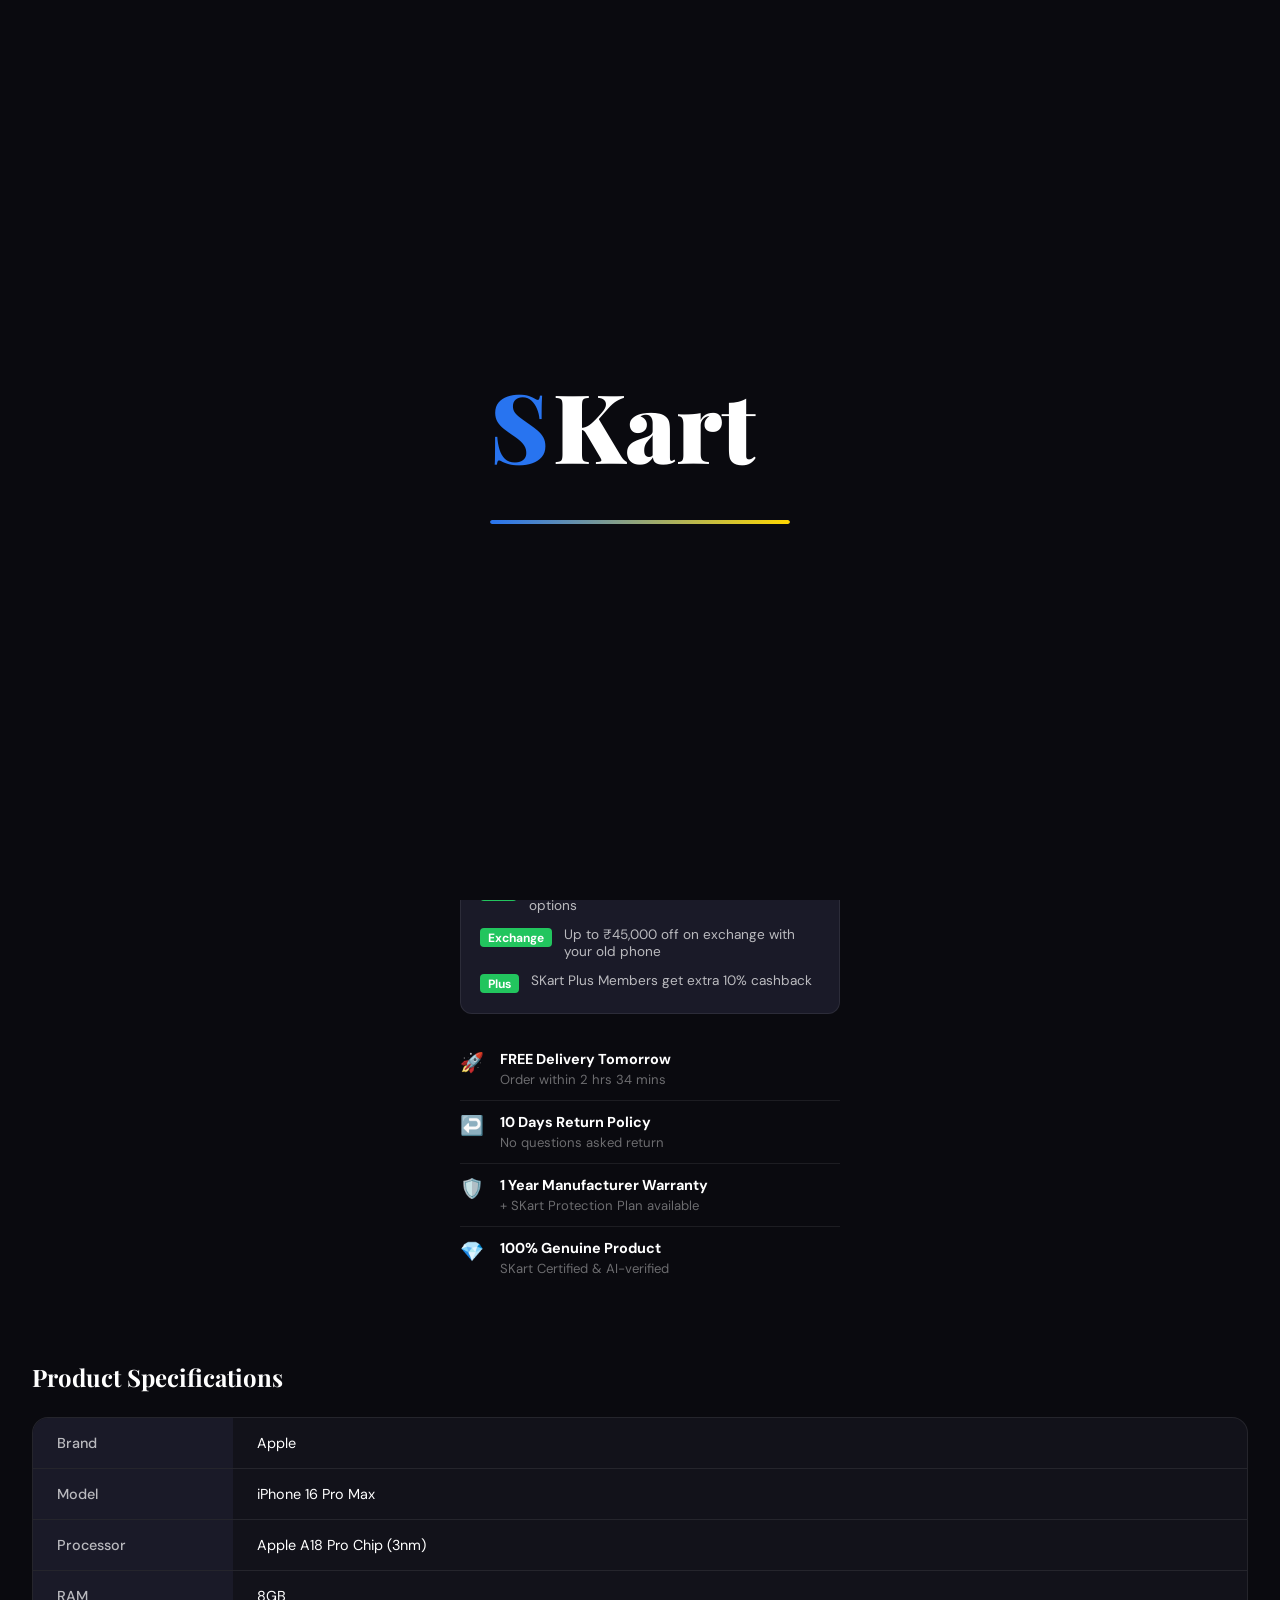
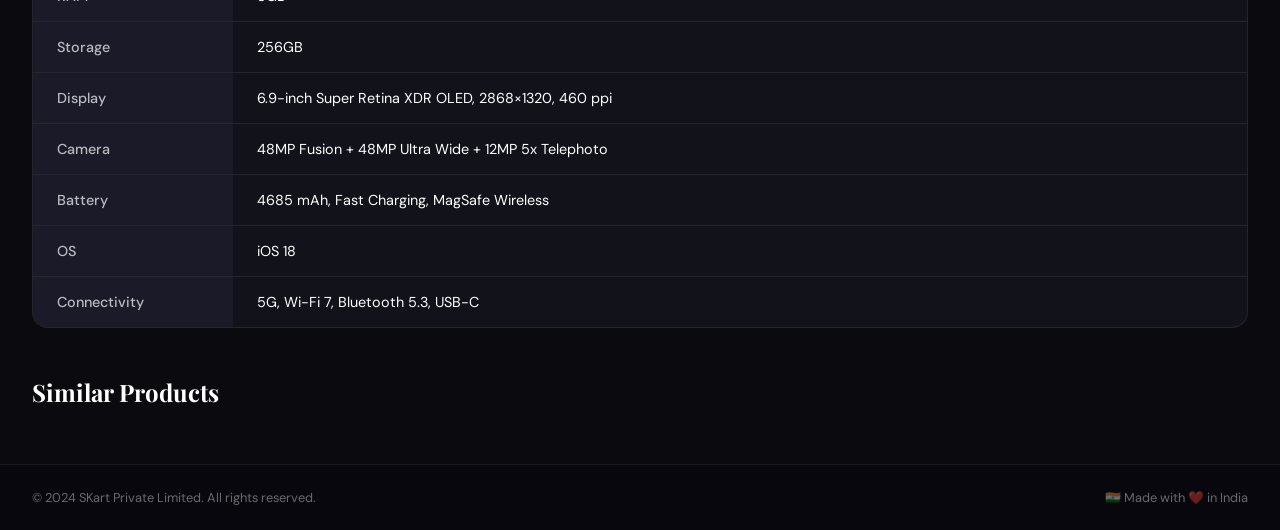
<file: product.html>
<!DOCTYPE html>
<html lang="en">
<head>
<meta charset="UTF-8">
<meta name="viewport" content="width=device-width, initial-scale=1.0">
<title>Product – SKart</title>
<link href="https://fonts.googleapis.com/css2?family=Playfair+Display:wght@700;900&family=DM+Sans:wght@300;400;500;600;700&family=Bebas+Neue&display=swap" rel="stylesheet">
<link rel="stylesheet" href="styles.css">
<style>
.product-page { max-width: 1300px; margin: 0 auto; padding: 2rem; }
.product-detail { display: grid; grid-template-columns: 1fr 1fr 360px; gap: 3rem; }
.product-gallery {}
.gallery-main {
  background: var(--bg-card);
  border: 1px solid var(--border);
  border-radius: 20px;
  aspect-ratio: 1;
  display: flex; align-items: center; justify-content: center;
  font-size: 10rem;
  position: relative; overflow: hidden;
  transition: all 0.3s;
}
.gallery-main:hover { border-color: var(--primary); }
.gallery-main .zoom-icon { position: absolute; top: 1rem; right: 1rem; background: rgba(255,255,255,0.1); border: none; color: white; width: 36px; height: 36px; border-radius: 50%; font-size: 1rem; cursor: pointer; }
.gallery-thumbs { display: flex; gap: 0.75rem; margin-top: 1rem; }
.gallery-thumb {
  width: 70px; height: 70px;
  background: var(--bg-card);
  border: 2px solid var(--border);
  border-radius: 10px;
  display: flex; align-items: center; justify-content: center;
  font-size: 1.8rem;
  cursor: pointer; transition: all 0.2s;
}
.gallery-thumb:hover, .gallery-thumb.active { border-color: var(--primary); }
.product-info-detail {}
.product-badge-row { display: flex; gap: 0.5rem; margin-bottom: 1rem; flex-wrap: wrap; }
.product-badge { padding: 0.3rem 0.8rem; border-radius: 100px; font-size: 0.75rem; font-weight: 700; }
.badge-sale { background: rgba(239,68,68,0.15); border: 1px solid rgba(239,68,68,0.4); color: #f87171; }
.badge-choice { background: rgba(40,116,240,0.15); border: 1px solid rgba(40,116,240,0.4); color: #60a5fa; }
.badge-delivery { background: rgba(34,197,94,0.15); border: 1px solid rgba(34,197,94,0.4); color: #4ade80; }
.product-detail-name { font-family: var(--font-display); font-size: 1.6rem; line-height: 1.3; margin-bottom: 1rem; }
.product-detail-rating { display: flex; align-items: center; gap: 0.75rem; margin-bottom: 1.5rem; flex-wrap: wrap; }
.rating-pill { background: var(--success); color: white; padding: 0.3rem 0.75rem; border-radius: 6px; font-weight: 700; font-size: 0.9rem; display: flex; align-items: center; gap: 4px; }
.rating-text { font-size: 0.85rem; color: var(--text-secondary); }
.verified-badge { background: rgba(34,197,94,0.1); border: 1px solid rgba(34,197,94,0.3); color: var(--success); padding: 0.2rem 0.75rem; border-radius: 100px; font-size: 0.78rem; }
.product-detail-price { margin-bottom: 1.5rem; }
.detail-price-current { font-size: 2.5rem; font-weight: 900; display: flex; align-items: baseline; gap: 0.5rem; }
.detail-price-current sup { font-size: 1.2rem; color: var(--text-secondary); }
.detail-price-row { display: flex; align-items: center; gap: 1rem; margin-top: 0.5rem; flex-wrap: wrap; }
.detail-original { color: var(--text-muted); text-decoration: line-through; font-size: 1rem; }
.detail-off { background: var(--secondary); color: white; padding: 0.2rem 0.75rem; border-radius: 6px; font-weight: 700; font-size: 0.9rem; }
.detail-bank { color: var(--success); font-size: 0.85rem; }
.variants-section { margin-bottom: 1.5rem; }
.variants-label { font-size: 0.9rem; color: var(--text-secondary); margin-bottom: 0.75rem; }
.variants { display: flex; gap: 0.5rem; flex-wrap: wrap; }
.variant-btn { padding: 0.5rem 1rem; border: 2px solid var(--border); border-radius: 8px; background: var(--bg-card2); color: white; cursor: pointer; font-family: var(--font-body); font-size: 0.85rem; transition: all 0.2s; }
.variant-btn.active, .variant-btn:hover { border-color: var(--primary); background: rgba(40,116,240,0.15); }
.offers-section { background: var(--bg-card2); border: 1px solid var(--border); border-radius: 12px; padding: 1.2rem; margin-bottom: 1.5rem; }
.offers-section h4 { font-size: 0.9rem; font-weight: 700; margin-bottom: 1rem; }
.offer-item { display: flex; gap: 0.75rem; margin-bottom: 0.75rem; font-size: 0.85rem; color: var(--text-secondary); }
.offer-item:last-child { margin-bottom: 0; }
.offer-tag { background: var(--success); color: white; padding: 0.1rem 0.5rem; border-radius: 4px; font-weight: 700; font-size: 0.75rem; flex-shrink: 0; height: fit-content; margin-top: 2px; }
.delivery-section { margin-bottom: 1.5rem; }
.delivery-row { display: flex; gap: 1rem; align-items: flex-start; padding: 0.75rem 0; border-bottom: 1px solid var(--border); font-size: 0.9rem; }
.delivery-row:last-child { border-bottom: none; }
.delivery-icon { font-size: 1.2rem; flex-shrink: 0; }
.delivery-text strong { display: block; margin-bottom: 2px; }
.delivery-text span { color: var(--text-muted); font-size: 0.82rem; }

/* Buy panel */
.buy-panel { background: var(--bg-card); border: 1px solid var(--border); border-radius: 20px; padding: 1.5rem; height: fit-content; position: sticky; top: 120px; }
.buy-price { font-size: 2rem; font-weight: 900; margin-bottom: 0.5rem; }
.buy-delivery { color: var(--success); font-size: 0.9rem; margin-bottom: 1.5rem; }
.qty-selector { display: flex; align-items: center; gap: 1rem; margin-bottom: 1.5rem; }
.qty-selector label { font-size: 0.9rem; color: var(--text-secondary); }
.qty-select { background: var(--bg-card2); border: 1px solid var(--border); color: white; padding: 0.5rem 1rem; border-radius: 8px; font-family: var(--font-body); }
.buy-actions { display: flex; flex-direction: column; gap: 0.75rem; margin-bottom: 1.5rem; }
.btn-add-cart { background: var(--warning); color: #1a1a1a; border: none; padding: 1rem; border-radius: 10px; font-size: 1rem; font-weight: 800; cursor: pointer; transition: all 0.3s; font-family: var(--font-body); }
.btn-add-cart:hover { transform: translateY(-2px); box-shadow: 0 8px 25px rgba(245,158,11,0.4); }
.btn-buy-now { background: var(--primary); color: white; border: none; padding: 1rem; border-radius: 10px; font-size: 1rem; font-weight: 800; cursor: pointer; transition: all 0.3s; font-family: var(--font-body); }
.btn-buy-now:hover { background: var(--primary-dark); transform: translateY(-2px); box-shadow: 0 8px 25px var(--primary-glow); }
.seller-info { border-top: 1px solid var(--border); padding-top: 1rem; margin-top: 1rem; }
.seller-info h5 { font-size: 0.82rem; color: var(--text-muted); margin-bottom: 0.5rem; text-transform: uppercase; letter-spacing: 1px; }
.seller-name { font-weight: 700; margin-bottom: 0.25rem; }
.seller-rating { font-size: 0.8rem; color: var(--success); }

/* Specs */
.specs-section { margin-top: 3rem; }
.specs-section h3 { font-family: var(--font-display); font-size: 1.5rem; margin-bottom: 1.5rem; }
.specs-table { background: var(--bg-card); border: 1px solid var(--border); border-radius: 16px; overflow: hidden; }
.spec-row { display: grid; grid-template-columns: 200px 1fr; border-bottom: 1px solid var(--border); }
.spec-row:last-child { border-bottom: none; }
.spec-key { padding: 1rem 1.5rem; background: var(--bg-card2); color: var(--text-secondary); font-size: 0.9rem; font-weight: 500; }
.spec-val { padding: 1rem 1.5rem; font-size: 0.9rem; }
@media(max-width: 1100px) { .product-detail { grid-template-columns: 1fr 1fr; } .buy-panel { display: none; } }
@media(max-width: 700px) { .product-detail { grid-template-columns: 1fr; } }
</style>
</head>
<body>
<div id="preloader"><div class="preloader-inner"><div class="preloader-logo"><span class="s-letter">S</span><span class="kart-text">Kart</span></div><div class="preloader-bar"><div class="preloader-fill"></div></div></div></div>
<div class="cursor" id="cursor"></div>
<div class="cursor-follower" id="cursor-follower"></div>

<div class="announcement-bar"><div class="announcement-track"><span>🎉 MEGA SALE — Up to 80% OFF</span><span>🚚 FREE Delivery on ₹499+</span><span>💎 SKart Plus — Extra 15% OFF</span><span>🎉 MEGA SALE — Up to 80% OFF</span></div></div>

<nav class="navbar" id="navbar">
  <div class="nav-container">
    <a href="index.html" class="nav-logo"><div class="logo-icon">S</div><div class="logo-text">Kart</div></a>
    <div class="nav-search" style="flex:1;max-width:500px">
      <div class="search-box">
        <input type="text" placeholder="Search products..." style="border-radius:4px">
        <button class="search-btn"><svg width="18" height="18" viewBox="0 0 24 24" fill="none"><circle cx="11" cy="11" r="8" stroke="white" stroke-width="2.5"/><path d="m21 21-4.35-4.35" stroke="white" stroke-width="2.5" stroke-linecap="round"/></svg></button>
      </div>
    </div>
    <div class="nav-actions">
      <a href="cart.html" class="nav-cart"><div class="cart-icon">🛒</div><div class="cart-badge" id="cartBadge">0</div><span class="cart-label">Cart</span></a>
    </div>
  </div>
</nav>

<div class="product-page">
  <div style="font-size:0.85rem;color:var(--text-muted);margin-bottom:1.5rem">
    <a href="index.html" style="color:var(--primary)">Home</a> › <a href="products.html" style="color:var(--primary)">Electronics</a> › <span>Apple iPhone 16 Pro Max</span>
  </div>

  <div class="product-detail">
    <!-- Gallery -->
    <div class="product-gallery">
      <div class="gallery-main">
        📱
        <button class="zoom-icon">🔍</button>
      </div>
      <div class="gallery-thumbs">
        <div class="gallery-thumb active">📱</div>
        <div class="gallery-thumb">📷</div>
        <div class="gallery-thumb">⚡</div>
        <div class="gallery-thumb">🎧</div>
      </div>
    </div>

    <!-- Info -->
    <div class="product-info-detail">
      <div class="product-badge-row">
        <span class="product-badge badge-choice">✨ SKart's Choice</span>
        <span class="product-badge badge-sale">🔥 Super Hot Deal</span>
        <span class="product-badge badge-delivery">⚡ Fast Delivery</span>
      </div>
      <h1 class="product-detail-name">Apple iPhone 16 Pro Max 256GB – Desert Titanium</h1>

      <div class="product-detail-rating">
        <div class="rating-pill">4.8 ★</div>
        <span class="rating-text">12,847 Ratings & 4,291 Reviews</span>
        <span class="verified-badge">✅ Verified Seller</span>
      </div>

      <div class="product-detail-price">
        <div class="detail-price-current"><sup>₹</sup>1,34,900</div>
        <div class="detail-price-row">
          <span class="detail-original">₹1,59,900</span>
          <span class="detail-off">16% OFF</span>
        </div>
        <div class="detail-bank" style="margin-top:0.5rem">💳 Extra 5% off with SKart Axis Bank Card</div>
      </div>

      <div class="variants-section">
        <div class="variants-label">Storage: <strong>256GB</strong></div>
        <div class="variants">
          <button class="variant-btn active">256GB</button>
          <button class="variant-btn">512GB</button>
          <button class="variant-btn">1TB</button>
        </div>
      </div>
      <div class="variants-section">
        <div class="variants-label">Color: <strong>Desert Titanium</strong></div>
        <div class="variants">
          <button class="variant-btn active">Desert Titanium</button>
          <button class="variant-btn">Black Titanium</button>
          <button class="variant-btn">Natural Titanium</button>
          <button class="variant-btn">White Titanium</button>
        </div>
      </div>

      <div class="offers-section">
        <h4>🎁 Available Offers</h4>
        <div class="offer-item"><span class="offer-tag">Bank</span> 10% off on SKart Axis Bank Card EMI transactions. Min. ₹10,000</div>
        <div class="offer-item"><span class="offer-tag">EMI</span> No-Cost EMI starting ₹11,242/month on all EMI options</div>
        <div class="offer-item"><span class="offer-tag">Exchange</span> Up to ₹45,000 off on exchange with your old phone</div>
        <div class="offer-item"><span class="offer-tag">Plus</span> SKart Plus Members get extra 10% cashback</div>
      </div>

      <div class="delivery-section">
        <div class="delivery-row">
          <span class="delivery-icon">🚀</span>
          <div class="delivery-text"><strong>FREE Delivery Tomorrow</strong><span>Order within 2 hrs 34 mins</span></div>
        </div>
        <div class="delivery-row">
          <span class="delivery-icon">↩️</span>
          <div class="delivery-text"><strong>10 Days Return Policy</strong><span>No questions asked return</span></div>
        </div>
        <div class="delivery-row">
          <span class="delivery-icon">🛡️</span>
          <div class="delivery-text"><strong>1 Year Manufacturer Warranty</strong><span>+ SKart Protection Plan available</span></div>
        </div>
        <div class="delivery-row">
          <span class="delivery-icon">💎</span>
          <div class="delivery-text"><strong>100% Genuine Product</strong><span>SKart Certified & AI-verified</span></div>
        </div>
      </div>
    </div>

    <!-- Buy Panel -->
    <div class="buy-panel">
      <div class="buy-price">₹1,34,900</div>
      <div class="buy-delivery">🚀 FREE delivery Tomorrow</div>
      <div class="qty-selector">
        <label>Qty:</label>
        <select class="qty-select">
          <option>1</option><option>2</option><option>3</option><option>4</option><option>5</option>
        </select>
      </div>
      <div class="buy-actions">
        <button class="btn-add-cart" onclick="addToCart(1)">🛒 Add to Cart</button>
        <button class="btn-buy-now" onclick="window.location.href='checkout.html'">⚡ Buy Now</button>
      </div>
      <div>
        <button style="width:100%;background:none;border:2px solid var(--border);color:white;padding:0.75rem;border-radius:10px;cursor:pointer;font-family:var(--font-body);font-weight:600;transition:all 0.3s" onmouseover="this.style.borderColor='var(--secondary)'" onmouseout="this.style.borderColor='var(--border)'">🤍 Add to Wishlist</button>
      </div>
      <div class="seller-info">
        <h5>Sold By</h5>
        <div class="seller-name">AppleOfficial India</div>
        <div class="seller-rating">★ 4.9 · Verified Seller · 98.7% Positive Feedback</div>
      </div>
    </div>
  </div>

  <!-- Specs -->
  <div class="specs-section">
    <h3>Product Specifications</h3>
    <div class="specs-table">
      <div class="spec-row"><div class="spec-key">Brand</div><div class="spec-val">Apple</div></div>
      <div class="spec-row"><div class="spec-key">Model</div><div class="spec-val">iPhone 16 Pro Max</div></div>
      <div class="spec-row"><div class="spec-key">Processor</div><div class="spec-val">Apple A18 Pro Chip (3nm)</div></div>
      <div class="spec-row"><div class="spec-key">RAM</div><div class="spec-val">8GB</div></div>
      <div class="spec-row"><div class="spec-key">Storage</div><div class="spec-val">256GB</div></div>
      <div class="spec-row"><div class="spec-key">Display</div><div class="spec-val">6.9-inch Super Retina XDR OLED, 2868×1320, 460 ppi</div></div>
      <div class="spec-row"><div class="spec-key">Camera</div><div class="spec-val">48MP Fusion + 48MP Ultra Wide + 12MP 5x Telephoto</div></div>
      <div class="spec-row"><div class="spec-key">Battery</div><div class="spec-val">4685 mAh, Fast Charging, MagSafe Wireless</div></div>
      <div class="spec-row"><div class="spec-key">OS</div><div class="spec-val">iOS 18</div></div>
      <div class="spec-row"><div class="spec-key">Connectivity</div><div class="spec-val">5G, Wi-Fi 7, Bluetooth 5.3, USB-C</div></div>
    </div>
  </div>

  <!-- Related -->
  <div style="margin-top:3rem">
    <h3 style="font-family:var(--font-display);font-size:1.5rem;margin-bottom:1.5rem">Similar Products</h3>
    <div class="products-grid" id="relatedGrid"></div>
  </div>
</div>

<div class="cart-notification" id="cartNotification"><span>✅</span> Item added to cart!</div>
<button class="scroll-top" id="scrollTop" onclick="scrollToTop()">↑</button>

<footer class="footer">
  <div class="footer-bottom"><div class="footer-container" style="display:flex;justify-content:space-between;align-items:center;">
    <p>© 2024 SKart Private Limited. All rights reserved.</p>
    <p class="footer-india">🇮🇳 Made with ❤️ in India</p>
  </div></div>
</footer>

<script src="app.js"></script>
<script>
window.addEventListener('load', () => {
  setTimeout(() => {
    document.getElementById('preloader').classList.add('hidden');
    const grid = document.getElementById('relatedGrid');
    products.slice(1, 5).forEach((p, i) => {
      const card = createProductCard(p);
      card.style.animationDelay = `${i * 0.1}s`;
      grid.appendChild(card);
    });
    document.getElementById('cartBadge').textContent = cart.length;
  }, 1500);
});
document.querySelectorAll('.variant-btn').forEach(btn => {
  btn.addEventListener('click', function() {
    this.closest('.variants').querySelectorAll('.variant-btn').forEach(b => b.classList.remove('active'));
    this.classList.add('active');
  });
});
</script>
</body>
</html>
</file>
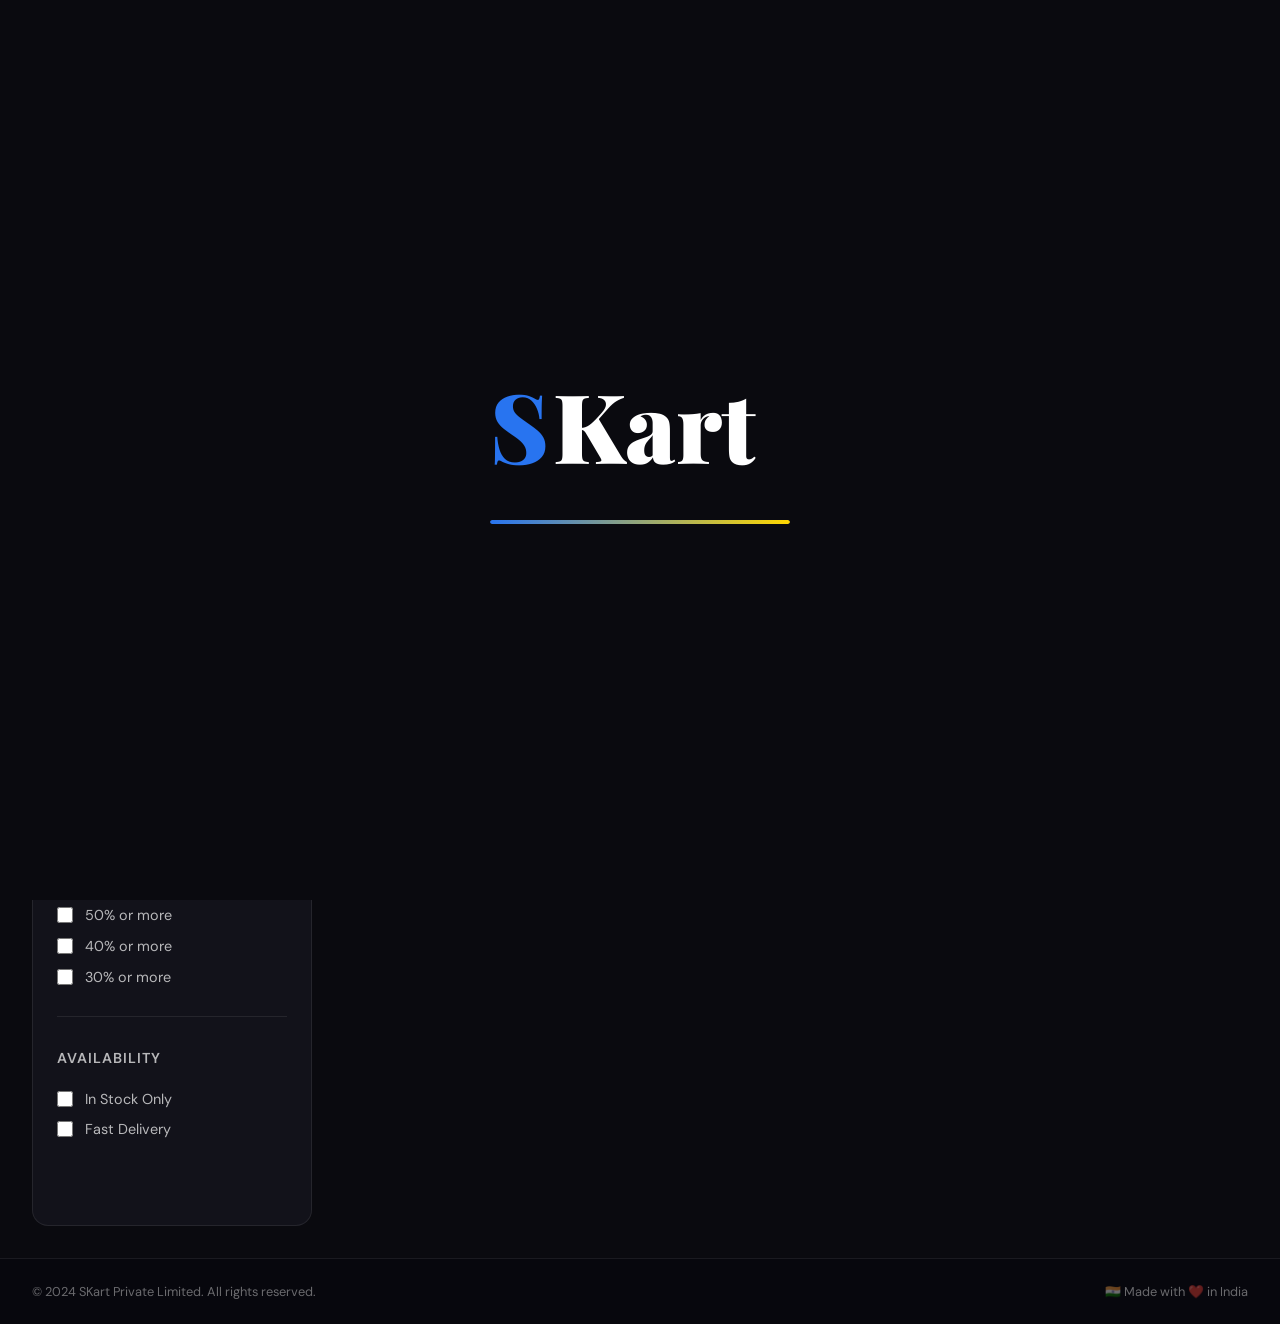
<file: products.html>
<!DOCTYPE html>
<html lang="en">
<head>
<meta charset="UTF-8">
<meta name="viewport" content="width=device-width, initial-scale=1.0">
<title>Products – SKart</title>
<link href="https://fonts.googleapis.com/css2?family=Playfair+Display:wght@700;900&family=DM+Sans:wght@300;400;500;600;700&family=Bebas+Neue&display=swap" rel="stylesheet">
<link rel="stylesheet" href="styles.css">
<style>
.products-page { display: grid; grid-template-columns: 280px 1fr; gap: 2rem; max-width: 1400px; margin: 0 auto; padding: 2rem; }
.filters-panel {
  background: var(--bg-card);
  border: 1px solid var(--border);
  border-radius: 16px;
  padding: 1.5rem;
  height: fit-content;
  position: sticky; top: 110px;
}
.filters-panel h3 { font-size: 1.1rem; font-weight: 700; margin-bottom: 1.5rem; display: flex; justify-content: space-between; }
.filter-section { margin-bottom: 2rem; border-bottom: 1px solid var(--border); padding-bottom: 1.5rem; }
.filter-section:last-child { border-bottom: none; }
.filter-section h4 { font-size: 0.9rem; font-weight: 600; margin-bottom: 1rem; color: var(--text-secondary); text-transform: uppercase; letter-spacing: 1px; }
.filter-option { display: flex; align-items: center; gap: 0.75rem; padding: 0.4rem 0; cursor: pointer; }
.filter-option input[type="checkbox"] { width: 16px; height: 16px; accent-color: var(--primary); cursor: pointer; }
.filter-option label { font-size: 0.9rem; cursor: pointer; color: var(--text-secondary); transition: color 0.2s; }
.filter-option:hover label { color: white; }
.price-range { width: 100%; }
.price-range input[type="range"] { width: 100%; accent-color: var(--primary); }
.price-vals { display: flex; justify-content: space-between; font-size: 0.85rem; color: var(--text-muted); margin-top: 0.5rem; }
.products-main {}
.products-topbar {
  display: flex; align-items: center; justify-content: space-between;
  background: var(--bg-card);
  border: 1px solid var(--border);
  border-radius: 12px;
  padding: 1rem 1.5rem;
  margin-bottom: 1.5rem;
  flex-wrap: wrap; gap: 1rem;
}
.products-count { font-size: 0.9rem; color: var(--text-secondary); }
.products-count span { color: white; font-weight: 700; }
.sort-select {
  background: var(--bg-card2);
  border: 1px solid var(--border);
  color: white;
  padding: 0.5rem 1rem;
  border-radius: 8px;
  font-family: var(--font-body);
  font-size: 0.9rem;
  cursor: pointer;
}
.sort-select:focus { outline: none; border-color: var(--primary); }
.view-toggle { display: flex; gap: 0.5rem; }
.view-btn {
  width: 36px; height: 36px;
  background: var(--bg-card2);
  border: 1px solid var(--border);
  color: var(--text-secondary);
  border-radius: 8px;
  cursor: pointer;
  font-size: 1rem;
  display: flex; align-items: center; justify-content: center;
  transition: all 0.2s;
}
.view-btn.active { background: var(--primary); border-color: var(--primary); color: white; }
.products-grid-full { display: grid; grid-template-columns: repeat(auto-fill, minmax(220px, 1fr)); gap: 1.5rem; }
.filter-clear { background: none; border: 1px solid var(--secondary); color: var(--secondary); padding: 0.3rem 0.8rem; border-radius: 6px; cursor: pointer; font-size: 0.8rem; font-family: var(--font-body); }
.active-filters { display: flex; flex-wrap: wrap; gap: 0.5rem; margin-bottom: 1rem; }
.active-filter-tag { background: rgba(40,116,240,0.15); border: 1px solid var(--primary); color: var(--primary); padding: 0.3rem 0.8rem; border-radius: 100px; font-size: 0.8rem; display: flex; align-items: center; gap: 0.5rem; }
.active-filter-tag button { background: none; border: none; color: var(--primary); cursor: pointer; font-size: 0.9rem; }
.breadcrumb { padding: 1rem 2rem; display: flex; align-items: center; gap: 0.5rem; font-size: 0.85rem; color: var(--text-muted); max-width: 1400px; margin: 0 auto; }
.breadcrumb a { color: var(--primary); }
.breadcrumb span { color: var(--text-muted); }
@media(max-width: 900px) { .products-page { grid-template-columns: 1fr; } .filters-panel { display: none; } }
</style>
</head>
<body>
<div id="preloader"><div class="preloader-inner"><div class="preloader-logo"><span class="s-letter">S</span><span class="kart-text">Kart</span></div><div class="preloader-bar"><div class="preloader-fill"></div></div></div></div>
<div class="cursor" id="cursor"></div>
<div class="cursor-follower" id="cursor-follower"></div>

<div class="announcement-bar"><div class="announcement-track"><span>🎉 MEGA SALE — Up to 80% OFF</span><span>🚚 FREE Delivery on ₹499+</span><span>💎 SKart Plus — Extra 15% OFF</span><span>🎉 MEGA SALE — Up to 80% OFF</span><span>🚚 FREE Delivery on ₹499+</span></div></div>

<nav class="navbar" id="navbar">
  <div class="nav-container">
    <a href="index.html" class="nav-logo"><div class="logo-icon">S</div><div class="logo-text">Kart</div></a>
    <div class="nav-search" style="flex:1;max-width:600px">
      <div class="search-box">
        <div class="search-category">All <span>▾</span></div>
        <input type="text" placeholder="Search products, brands..." id="searchInput">
        <button class="search-btn"><svg width="18" height="18" viewBox="0 0 24 24" fill="none"><circle cx="11" cy="11" r="8" stroke="white" stroke-width="2.5"/><path d="m21 21-4.35-4.35" stroke="white" stroke-width="2.5" stroke-linecap="round"/></svg></button>
      </div>
    </div>
    <div class="nav-actions">
      <a href="cart.html" class="nav-cart"><div class="cart-icon">🛒</div><div class="cart-badge" id="cartBadge">0</div><span class="cart-label">Cart</span></a>
      <a href="account.html" class="nav-btn"><div class="nav-btn-icon">👤</div><div class="nav-btn-text"><span class="nav-btn-label">Hello, Sign In</span><span class="nav-btn-main">Account</span></div></a>
    </div>
    <button class="hamburger" id="hamburger" onclick="toggleMobileMenu()"><span></span><span></span><span></span></button>
  </div>
  <div class="category-nav"><div class="cat-nav-container">
    <a href="products.html?cat=electronics" class="cat-link">Electronics</a>
    <a href="products.html?cat=mobiles" class="cat-link">Mobiles</a>
    <a href="products.html?cat=fashion" class="cat-link">Fashion</a>
    <a href="products.html?cat=appliances" class="cat-link">Appliances</a>
    <a href="products.html?cat=furniture" class="cat-link">Furniture</a>
    <a href="products.html?cat=beauty" class="cat-link">Beauty</a>
    <a href="products.html?cat=grocery" class="cat-link">Grocery</a>
    <a href="#" class="cat-link highlight">⚡ Today's Deals</a>
  </div></div>
</nav>

<div class="breadcrumb">
  <a href="index.html">Home</a> <span>›</span>
  <span id="breadcrumbCat">All Products</span>
</div>

<div class="products-page">
  <!-- Filters -->
  <aside class="filters-panel">
    <h3>Filters <button class="filter-clear">Clear All</button></h3>

    <div class="filter-section">
      <h4>Price Range</h4>
      <input type="range" class="price-range" min="0" max="200000" value="200000" oninput="updatePrice(this.value)">
      <div class="price-vals"><span>₹0</span><span id="priceMax">₹2,00,000</span></div>
    </div>

    <div class="filter-section">
      <h4>Brand</h4>
      <div class="filter-option"><input type="checkbox" id="apple"><label for="apple">Apple</label></div>
      <div class="filter-option"><input type="checkbox" id="samsung"><label for="samsung">Samsung</label></div>
      <div class="filter-option"><input type="checkbox" id="sony"><label for="sony">Sony</label></div>
      <div class="filter-option"><input type="checkbox" id="nike"><label for="nike">Nike</label></div>
      <div class="filter-option"><input type="checkbox" id="oneplus"><label for="oneplus">OnePlus</label></div>
      <div class="filter-option"><input type="checkbox" id="boat"><label for="boat">Boat</label></div>
    </div>

    <div class="filter-section">
      <h4>Customer Rating</h4>
      <div class="filter-option"><input type="checkbox" id="r4"><label for="r4">★★★★★ 4 & above</label></div>
      <div class="filter-option"><input type="checkbox" id="r3"><label for="r3">★★★★☆ 3 & above</label></div>
    </div>

    <div class="filter-section">
      <h4>Discount</h4>
      <div class="filter-option"><input type="checkbox" id="d50"><label for="d50">50% or more</label></div>
      <div class="filter-option"><input type="checkbox" id="d40"><label for="d40">40% or more</label></div>
      <div class="filter-option"><input type="checkbox" id="d30"><label for="d30">30% or more</label></div>
    </div>

    <div class="filter-section">
      <h4>Availability</h4>
      <div class="filter-option"><input type="checkbox" id="instock"><label for="instock">In Stock Only</label></div>
      <div class="filter-option"><input type="checkbox" id="fastdel"><label for="fastdel">Fast Delivery</label></div>
    </div>
  </aside>

  <!-- Products -->
  <main class="products-main">
    <div class="products-topbar">
      <div class="products-count">Showing <span id="productCount">12</span> results</div>
      <div style="display:flex;align-items:center;gap:1rem;flex-wrap:wrap">
        <select class="sort-select" onchange="sortProducts(this.value)">
          <option value="popularity">Sort by: Popularity</option>
          <option value="price-low">Price: Low to High</option>
          <option value="price-high">Price: High to Low</option>
          <option value="rating">Customer Rating</option>
          <option value="discount">Best Discount</option>
          <option value="newest">Newest First</option>
        </select>
        <div class="view-toggle">
          <button class="view-btn active" onclick="setView('grid', this)">⊞</button>
          <button class="view-btn" onclick="setView('list', this)">≡</button>
        </div>
      </div>
    </div>
    <div class="active-filters" id="activeFilters"></div>
    <div class="products-grid-full" id="productsGridFull"></div>
  </main>
</div>

<div class="cart-notification" id="cartNotification"><span>✅</span> Item added to cart!</div>
<button class="scroll-top" id="scrollTop" onclick="scrollToTop()">↑</button>

<footer class="footer">
  <div class="footer-bottom"><div class="footer-container" style="display:flex;justify-content:space-between;align-items:center;">
    <p>© 2024 SKart Private Limited. All rights reserved.</p>
    <p class="footer-india">🇮🇳 Made with ❤️ in India</p>
  </div></div>
</footer>

<script src="app.js"></script>
<script>
const urlParams = new URLSearchParams(window.location.search);
const cat = urlParams.get('cat') || 'all';
const q = urlParams.get('q') || '';

if (q) {
  document.getElementById('searchInput').value = q;
  document.getElementById('breadcrumbCat').textContent = `Search: "${q}"`;
} else if (cat !== 'all') {
  document.getElementById('breadcrumbCat').textContent = cat.charAt(0).toUpperCase() + cat.slice(1);
}

function renderAllProducts() {
  const grid = document.getElementById('productsGridFull');
  grid.innerHTML = '';
  let filtered = products;
  if (cat !== 'all') filtered = filtered.filter(p => p.category === cat || p.name.toLowerCase().includes(cat));
  if (q) filtered = filtered.filter(p => p.name.toLowerCase().includes(q.toLowerCase()) || p.brand.toLowerCase().includes(q.toLowerCase()));
  document.getElementById('productCount').textContent = filtered.length;
  filtered.forEach((p, i) => {
    const card = createProductCard(p, false);
    card.style.animationDelay = `${i * 0.08}s`;
    grid.appendChild(card);
  });
}

function updatePrice(val) {
  document.getElementById('priceMax').textContent = '₹' + parseInt(val).toLocaleString();
}

function sortProducts(val) { renderAllProducts(); }

function setView(type, btn) {
  document.querySelectorAll('.view-btn').forEach(b => b.classList.remove('active'));
  btn.classList.add('active');
}

function scrollToTop() { window.scrollTo({ top: 0, behavior: 'smooth' }); }

window.addEventListener('load', () => {
  setTimeout(() => {
    document.getElementById('preloader').classList.add('hidden');
    renderAllProducts();
  }, 1500);
});
</script>
</body>
</html>
</file>
<file: styles.css>
/* ============================================
   SKART - PREMIUM SHOPPING WEBSITE CSS
   ============================================ */

:root {
  --primary: #2874f0;
  --primary-dark: #1a5dc8;
  --primary-glow: rgba(40, 116, 240, 0.4);
  --secondary: #ff6161;
  --accent: #ffd700;
  --accent-glow: rgba(255, 215, 0, 0.3);
  --bg-dark: #0a0a0f;
  --bg-card: #12121a;
  --bg-card2: #1a1a28;
  --text-primary: #ffffff;
  --text-secondary: rgba(255,255,255,0.7);
  --text-muted: rgba(255,255,255,0.4);
  --border: rgba(255,255,255,0.08);
  --border-active: rgba(40,116,240,0.5);
  --success: #22c55e;
  --warning: #f59e0b;
  --nav-height: 60px;
  --cat-nav-height: 44px;
  --announcement-height: 36px;
  --font-display: 'Playfair Display', serif;
  --font-body: 'DM Sans', sans-serif;
  --font-accent: 'Bebas Neue', cursive;
}

/* ========== RESET ========== */
*, *::before, *::after { margin: 0; padding: 0; box-sizing: border-box; }
html { scroll-behavior: smooth; }
body {
  font-family: var(--font-body);
  background: var(--bg-dark);
  color: var(--text-primary);
  overflow-x: hidden;
  cursor: none;
}
a { text-decoration: none; color: inherit; }
ul { list-style: none; }
img { max-width: 100%; }

/* ========== CUSTOM CURSOR ========== */
.cursor {
  width: 10px; height: 10px;
  background: var(--primary);
  border-radius: 50%;
  position: fixed; top: 0; left: 0;
  pointer-events: none;
  z-index: 99999;
  transition: transform 0.1s;
  mix-blend-mode: difference;
}
.cursor-follower {
  width: 36px; height: 36px;
  border: 2px solid rgba(40,116,240,0.5);
  border-radius: 50%;
  position: fixed; top: 0; left: 0;
  pointer-events: none;
  z-index: 99998;
  transition: transform 0.15s ease, width 0.3s, height 0.3s, background 0.3s;
}
body:hover .cursor { transform: scale(1); }
a:hover ~ .cursor, button:hover ~ .cursor { transform: scale(3); }

/* ========== PRELOADER ========== */
#preloader {
  position: fixed; inset: 0;
  background: var(--bg-dark);
  z-index: 100000;
  display: flex; align-items: center; justify-content: center;
  transition: opacity 0.8s ease, visibility 0.8s ease;
}
#preloader.hidden { opacity: 0; visibility: hidden; }
.preloader-inner { text-align: center; }
.preloader-logo {
  font-size: clamp(3rem, 8vw, 6rem);
  font-weight: 900;
  margin-bottom: 2rem;
  display: flex; align-items: center; gap: 4px;
}
.s-letter {
  color: var(--primary);
  animation: pulseLetter 1s ease-in-out infinite alternate;
  font-family: var(--font-display);
}
.kart-text {
  color: white;
  font-family: var(--font-display);
  animation: pulseLetter 1s ease-in-out 0.2s infinite alternate;
}
@keyframes pulseLetter {
  from { transform: scale(1); }
  to { transform: scale(1.08); }
}
.preloader-bar {
  width: 300px; height: 4px;
  background: rgba(255,255,255,0.1);
  border-radius: 2px; overflow: hidden; margin: 0 auto 1rem;
}
.preloader-fill {
  height: 100%;
  background: linear-gradient(90deg, var(--primary), var(--accent));
  border-radius: 2px;
  animation: loadBar 2s ease-in-out forwards;
}
@keyframes loadBar {
  from { width: 0; }
  to { width: 100%; }
}
.preloader-tagline {
  color: var(--text-muted);
  font-size: 0.9rem;
  letter-spacing: 3px;
  text-transform: uppercase;
  animation: fadeInUp 1s ease 0.5s both;
}

/* ========== ANNOUNCEMENT BAR ========== */
.announcement-bar {
  background: linear-gradient(90deg, var(--primary-dark), var(--primary), #6366f1);
  height: var(--announcement-height);
  overflow: hidden;
  position: sticky; top: 0; z-index: 1000;
}
.announcement-track {
  display: flex; align-items: center;
  white-space: nowrap;
  animation: scrollAnnouncement 30s linear infinite;
  height: 100%;
}
.announcement-track span {
  padding: 0 3rem;
  font-size: 0.82rem;
  font-weight: 500;
  letter-spacing: 0.5px;
}
@keyframes scrollAnnouncement {
  from { transform: translateX(0); }
  to { transform: translateX(-50%); }
}

/* ========== NAVBAR ========== */
.navbar {
  position: sticky;
  top: var(--announcement-height);
  z-index: 999;
  background: var(--bg-card);
  border-bottom: 1px solid var(--border);
  backdrop-filter: blur(20px);
  transition: all 0.3s ease;
  box-shadow: 0 4px 30px rgba(0,0,0,0.5);
}
.navbar.scrolled { background: rgba(18,18,26,0.97); }
.nav-container {
  display: flex; align-items: center; gap: 1.5rem;
  padding: 0 2rem;
  height: var(--nav-height);
  max-width: 1600px; margin: 0 auto;
}
.nav-logo {
  display: flex; align-items: center; gap: 0;
  font-size: 1.8rem; font-weight: 900;
  flex-shrink: 0;
  transition: transform 0.3s;
}
.nav-logo:hover { transform: scale(1.05); }
.logo-icon {
  background: var(--primary);
  color: white;
  width: 38px; height: 38px;
  border-radius: 8px;
  display: flex; align-items: center; justify-content: center;
  font-family: var(--font-display);
  font-size: 1.4rem;
  box-shadow: 0 0 20px var(--primary-glow);
}
.logo-text {
  color: white;
  font-family: var(--font-display);
  margin-left: 4px;
}
.nav-location {
  display: flex; align-items: center; gap: 0.5rem;
  flex-shrink: 0;
  cursor: pointer;
  padding: 0.5rem;
  border-radius: 8px;
  transition: background 0.2s;
}
.nav-location:hover { background: rgba(255,255,255,0.05); }
.location-icon { font-size: 1.1rem; }
.location-text { display: flex; flex-direction: column; }
.loc-label { font-size: 0.7rem; color: var(--text-muted); }
.loc-pin { font-size: 0.85rem; font-weight: 600; color: var(--accent); }

/* Search */
.nav-search {
  flex: 1;
  position: relative;
  max-width: 700px;
}
.search-box {
  display: flex; align-items: center;
  background: white;
  border-radius: 4px;
  overflow: hidden;
  border: 2px solid transparent;
  transition: border-color 0.3s, box-shadow 0.3s;
}
.search-box:focus-within {
  border-color: var(--accent);
  box-shadow: 0 0 0 3px var(--accent-glow);
}
.search-category {
  padding: 0 1rem;
  background: #f0f0f0;
  color: #333;
  font-size: 0.85rem;
  font-weight: 500;
  height: 42px;
  display: flex; align-items: center; gap: 4px;
  border-right: 1px solid #ddd;
  cursor: pointer;
  white-space: nowrap;
}
.search-box input {
  flex: 1;
  border: none;
  outline: none;
  padding: 0 1rem;
  font-size: 0.95rem;
  height: 42px;
  color: #333;
  background: white;
  font-family: var(--font-body);
}
.search-btn {
  background: var(--primary);
  border: none;
  height: 42px;
  width: 52px;
  display: flex; align-items: center; justify-content: center;
  cursor: pointer;
  transition: background 0.2s;
  flex-shrink: 0;
}
.search-btn:hover { background: var(--primary-dark); }

.search-suggestions {
  position: absolute; top: 100%; left: 0; right: 0;
  background: white;
  border-radius: 0 0 8px 8px;
  box-shadow: 0 8px 30px rgba(0,0,0,0.3);
  z-index: 100;
  display: none;
}
.suggestion-item {
  padding: 0.75rem 1.5rem;
  color: #333;
  cursor: pointer;
  display: flex; align-items: center; gap: 0.75rem;
  transition: background 0.15s;
  font-size: 0.9rem;
}
.suggestion-item:hover { background: #f8f9fa; }

/* Nav Actions */
.nav-actions {
  display: flex; align-items: center; gap: 0.5rem;
  flex-shrink: 0;
}
.nav-btn {
  display: flex; align-items: center; gap: 0.5rem;
  padding: 0.5rem 0.75rem;
  border-radius: 8px;
  transition: background 0.2s;
  white-space: nowrap;
}
.nav-btn:hover { background: rgba(255,255,255,0.08); }
.nav-btn-icon { font-size: 1.3rem; }
.nav-btn-text { display: flex; flex-direction: column; }
.nav-btn-label { font-size: 0.7rem; color: var(--text-muted); }
.nav-btn-main { font-size: 0.85rem; font-weight: 600; }
.nav-cart {
  display: flex; align-items: center; gap: 0.5rem;
  padding: 0.5rem 0.75rem;
  border-radius: 8px;
  position: relative;
  transition: background 0.2s;
  font-weight: 600;
}
.nav-cart:hover { background: rgba(255,255,255,0.08); }
.cart-icon { font-size: 1.5rem; }
.cart-badge {
  position: absolute; top: 0; right: 0;
  background: var(--secondary);
  color: white; font-size: 0.7rem; font-weight: 700;
  width: 20px; height: 20px;
  border-radius: 50%;
  display: flex; align-items: center; justify-content: center;
  animation: cartBounce 0.4s ease;
}
@keyframes cartBounce {
  0%, 100% { transform: scale(1); }
  50% { transform: scale(1.4); }
}
.cart-label { font-size: 0.9rem; }
.hamburger {
  display: none;
  flex-direction: column; gap: 5px;
  background: none; border: none; cursor: pointer;
  padding: 8px;
}
.hamburger span {
  display: block; width: 24px; height: 2px;
  background: white; border-radius: 2px;
  transition: all 0.3s;
}

/* Category Nav */
.category-nav {
  background: var(--bg-card2);
  border-top: 1px solid var(--border);
}
.cat-nav-container {
  max-width: 1600px; margin: 0 auto;
  display: flex; align-items: center; gap: 0;
  padding: 0 2rem;
  overflow-x: auto;
  scrollbar-width: none;
  height: var(--cat-nav-height);
}
.cat-nav-container::-webkit-scrollbar { display: none; }
.cat-link {
  padding: 0 1.2rem;
  font-size: 0.85rem;
  font-weight: 500;
  color: var(--text-secondary);
  white-space: nowrap;
  height: 100%;
  display: flex; align-items: center;
  border-bottom: 3px solid transparent;
  transition: all 0.2s;
  position: relative;
}
.cat-link:hover {
  color: white;
  border-bottom-color: var(--primary);
}
.cat-link.highlight {
  color: var(--accent);
  font-weight: 700;
}
.cat-link.highlight:hover { border-bottom-color: var(--accent); }

/* ========== MOBILE MENU ========== */
.mobile-menu {
  position: fixed; top: 0; left: 0;
  width: 80%; max-width: 320px; height: 100vh;
  background: var(--bg-card);
  z-index: 9999;
  transform: translateX(-100%);
  transition: transform 0.4s cubic-bezier(0.4, 0, 0.2, 1);
  padding: 0;
  display: flex; flex-direction: column;
  box-shadow: 10px 0 50px rgba(0,0,0,0.8);
}
.mobile-menu.open { transform: translateX(0); }
.mobile-menu-header {
  display: flex; align-items: center; justify-content: space-between;
  padding: 1.5rem;
  background: var(--primary);
  font-weight: 600;
}
.mobile-menu-header button {
  background: none; border: none; color: white;
  font-size: 1.3rem; cursor: pointer;
}
.mobile-menu a {
  padding: 1rem 1.5rem;
  border-bottom: 1px solid var(--border);
  font-size: 0.95rem;
  display: block;
  transition: background 0.2s, padding-left 0.2s;
}
.mobile-menu a:hover { background: rgba(255,255,255,0.05); padding-left: 2rem; }

/* ========== HERO ========== */
.hero {
  position: relative;
  height: 85vh; min-height: 550px;
  overflow: hidden;
}
.hero-slider { width: 100%; height: 100%; position: relative; }
.hero-slide {
  position: absolute; inset: 0;
  display: flex; align-items: center;
  padding: 0 2rem;
  max-width: 1600px; margin: 0 auto;
  opacity: 0;
  transition: opacity 0.8s ease;
  pointer-events: none;
  left: 50%; transform: translateX(-50%);
  width: 100%;
}
.hero-slide.active { opacity: 1; pointer-events: all; }
.hero-slide::before {
  content: '';
  position: absolute; inset: 0;
  background: inherit;
  z-index: -1;
}
/* Full-width background */
.hero { background: #0f0c29; }
.hero-slider::before {
  content: '';
  position: absolute; inset: 0;
  z-index: 0;
}
.hero-slide {
  position: absolute;
  left: 0; right: 0;
  transform: none;
  max-width: none;
}
.hero-slide > .hero-content, .hero-slide > .hero-visual {
  max-width: 1400px;
  position: relative;
  z-index: 2;
}

.hero-content {
  flex: 1;
  padding: 0 2rem 0 8%;
  z-index: 2;
}
.hero-badge {
  display: inline-block;
  background: rgba(255,215,0,0.15);
  border: 1px solid rgba(255,215,0,0.4);
  color: var(--accent);
  padding: 0.5rem 1.2rem;
  border-radius: 100px;
  font-size: 0.85rem;
  font-weight: 600;
  letter-spacing: 1px;
  text-transform: uppercase;
  margin-bottom: 1.5rem;
  animation: fadeInDown 0.6s ease both;
}
.hero-title {
  font-family: var(--font-display);
  font-size: clamp(2.5rem, 5vw, 5rem);
  line-height: 1.1;
  margin-bottom: 1.5rem;
  animation: fadeInUp 0.7s ease 0.2s both;
}
.hero-title-accent {
  color: var(--primary);
  position: relative;
}
.hero-title-accent::after {
  content: '';
  position: absolute; bottom: -4px; left: 0; right: 0;
  height: 4px;
  background: linear-gradient(90deg, var(--primary), transparent);
  border-radius: 2px;
}
.hero-subtitle {
  color: var(--text-secondary);
  font-size: clamp(1rem, 2vw, 1.2rem);
  margin-bottom: 2rem;
  animation: fadeInUp 0.7s ease 0.35s both;
}
.hero-stats {
  display: flex; gap: 2rem;
  margin-bottom: 2.5rem;
  animation: fadeInUp 0.7s ease 0.45s both;
}
.stat {
  text-align: center;
  padding: 1rem 1.5rem;
  background: rgba(255,255,255,0.05);
  border: 1px solid var(--border);
  border-radius: 12px;
  backdrop-filter: blur(10px);
}
.stat-num {
  font-family: var(--font-accent);
  font-size: 2.2rem;
  color: var(--primary);
  letter-spacing: 1px;
}
.stat-label { font-size: 0.75rem; color: var(--text-muted); margin-top: 2px; }
.hero-cta {
  display: flex; gap: 1rem; flex-wrap: wrap;
  animation: fadeInUp 0.7s ease 0.55s both;
}
.btn-primary {
  background: var(--primary);
  color: white;
  padding: 1rem 2.5rem;
  border-radius: 8px;
  font-weight: 700;
  font-size: 1rem;
  transition: all 0.3s;
  box-shadow: 0 4px 20px var(--primary-glow);
  display: inline-block;
}
.btn-primary:hover {
  background: var(--primary-dark);
  transform: translateY(-2px);
  box-shadow: 0 8px 30px var(--primary-glow);
}
.btn-secondary {
  background: transparent;
  color: white;
  padding: 1rem 2.5rem;
  border-radius: 8px;
  font-weight: 700;
  font-size: 1rem;
  border: 2px solid rgba(255,255,255,0.3);
  transition: all 0.3s;
  display: inline-block;
}
.btn-secondary:hover {
  background: rgba(255,255,255,0.1);
  border-color: rgba(255,255,255,0.6);
  transform: translateY(-2px);
}

/* Hero Visual */
.hero-visual {
  flex: 1;
  position: relative;
  height: 100%;
  display: flex; align-items: center; justify-content: center;
}
.floating-card {
  position: absolute;
  background: rgba(255,255,255,0.1);
  backdrop-filter: blur(20px);
  border: 1px solid rgba(255,255,255,0.2);
  border-radius: 16px;
  padding: 1.2rem 1.5rem;
  font-size: 0.85rem;
  text-align: center;
  line-height: 1.6;
  animation: floatCard 3s ease-in-out infinite;
  box-shadow: 0 8px 30px rgba(0,0,0,0.3);
}
.floating-card strong { color: var(--accent); font-size: 1rem; }
.card-1 { top: 20%; left: 5%; animation-delay: 0s; }
.card-2 { top: 40%; right: 5%; animation-delay: 1s; }
.card-3 { bottom: 20%; left: 15%; animation-delay: 2s; }
@keyframes floatCard {
  0%, 100% { transform: translateY(0); }
  50% { transform: translateY(-15px); }
}
.hero-globe {
  width: 300px; height: 300px;
  border-radius: 50%;
  background: radial-gradient(circle at 30% 30%, rgba(40,116,240,0.3), rgba(40,116,240,0.05));
  border: 1px solid rgba(40,116,240,0.3);
  animation: rotateGlobe 20s linear infinite;
  position: relative;
}
.hero-ring {
  position: absolute;
  border-radius: 50%;
  border: 1px solid rgba(40,116,240,0.2);
  animation: ringExpand 4s ease-in-out infinite;
}
.ring-1 { width: 350px; height: 350px; animation-delay: 0s; }
.ring-2 { width: 450px; height: 450px; animation-delay: 0.5s; }
.ring-3 { width: 550px; height: 550px; animation-delay: 1s; }
@keyframes ringExpand {
  0%, 100% { opacity: 0.3; transform: scale(1); }
  50% { opacity: 0.1; transform: scale(1.05); }
}
@keyframes rotateGlobe {
  from { transform: rotate(0deg); }
  to { transform: rotate(360deg); }
}

/* Hero Controls */
.hero-dots {
  position: absolute; bottom: 1.5rem; left: 50%;
  transform: translateX(-50%);
  display: flex; gap: 0.6rem; z-index: 10;
}
.dot {
  width: 10px; height: 10px;
  border-radius: 50%;
  background: rgba(255,255,255,0.3);
  cursor: pointer; border: none;
  transition: all 0.3s;
}
.dot.active {
  background: white;
  transform: scale(1.3);
  box-shadow: 0 0 10px rgba(255,255,255,0.5);
}
.hero-arrow {
  position: absolute; top: 50%; z-index: 10;
  transform: translateY(-50%);
  background: rgba(255,255,255,0.1);
  border: 1px solid rgba(255,255,255,0.2);
  color: white;
  width: 50px; height: 50px;
  border-radius: 50%;
  font-size: 1.8rem;
  cursor: pointer;
  backdrop-filter: blur(10px);
  transition: all 0.3s;
  display: flex; align-items: center; justify-content: center;
  line-height: 1;
}
.hero-arrow:hover { background: var(--primary); border-color: var(--primary); }
.hero-arrow.left { left: 2rem; }
.hero-arrow.right { right: 2rem; }

/* ========== PLUS BANNER ========== */
.plus-banner {
  background: linear-gradient(135deg, #1e1b4b, #312e81, #1e1b4b);
  border-top: 1px solid rgba(99,102,241,0.3);
  border-bottom: 1px solid rgba(99,102,241,0.3);
}
.plus-container {
  max-width: 1400px; margin: 0 auto;
  display: flex; align-items: center;
  padding: 1.5rem 2rem;
  gap: 3rem; flex-wrap: wrap;
}
.plus-logo {
  font-family: var(--font-accent);
  font-size: 1.8rem;
  letter-spacing: 2px;
}
.plus-logo span { color: #818cf8; }
.plus-left p { font-size: 0.85rem; color: var(--text-secondary); margin-top: 4px; }
.plus-benefits { display: flex; gap: 2rem; flex-wrap: wrap; flex: 1; }
.plus-benefit {
  display: flex; align-items: center; gap: 0.5rem;
  font-size: 0.9rem; font-weight: 500;
}
.plus-benefit span { font-size: 1.2rem; }
.plus-cta {
  background: linear-gradient(135deg, #818cf8, #6366f1);
  color: white;
  padding: 0.8rem 2rem;
  border-radius: 100px;
  font-weight: 700;
  font-size: 0.9rem;
  white-space: nowrap;
  transition: all 0.3s;
  box-shadow: 0 4px 15px rgba(99,102,241,0.4);
  display: inline-block;
}
.plus-cta:hover { transform: translateY(-2px); box-shadow: 0 8px 25px rgba(99,102,241,0.5); }

/* ========== SECTIONS COMMON ========== */
.section-container {
  max-width: 1400px; margin: 0 auto;
  padding: 4rem 2rem;
}
.section-header {
  text-align: center;
  margin-bottom: 3rem;
}
.section-title {
  font-family: var(--font-display);
  font-size: clamp(1.8rem, 4vw, 2.8rem);
  margin-bottom: 0.75rem;
}
.section-title span { color: var(--primary); }
.section-sub { color: var(--text-secondary); font-size: 1rem; }

/* ========== CATEGORIES ========== */
.categories-section { background: var(--bg-dark); }
.categories-grid {
  display: grid;
  grid-template-columns: repeat(auto-fill, minmax(260px, 1fr));
  gap: 1.5rem;
}
.cat-card {
  background: var(--bg-card);
  border: 1px solid var(--border);
  border-radius: 16px;
  padding: 1.8rem;
  display: flex; align-items: center; gap: 1.2rem;
  cursor: pointer;
  position: relative;
  overflow: hidden;
  transition: all 0.4s cubic-bezier(0.4, 0, 0.2, 1);
  animation: fadeInUp 0.6s ease both;
}
.cat-card:hover {
  border-color: var(--cat-color, var(--primary));
  transform: translateY(-6px);
  box-shadow: 0 20px 50px rgba(0,0,0,0.4), 0 0 30px var(--cat-color, transparent);
}
.cat-icon-wrap {
  font-size: 2.5rem;
  width: 64px; height: 64px;
  display: flex; align-items: center; justify-content: center;
  background: rgba(255,255,255,0.05);
  border-radius: 12px;
  flex-shrink: 0;
  transition: transform 0.3s;
}
.cat-card:hover .cat-icon-wrap { transform: scale(1.15) rotate(-5deg); }
.cat-info { flex: 1; }
.cat-info h3 { font-size: 1rem; font-weight: 700; margin-bottom: 4px; }
.cat-info p { font-size: 0.8rem; color: var(--text-muted); }
.cat-arrow {
  font-size: 1.2rem;
  color: var(--cat-color, var(--primary));
  opacity: 0;
  transform: translateX(-8px);
  transition: all 0.3s;
}
.cat-card:hover .cat-arrow { opacity: 1; transform: translateX(0); }
.cat-bg-shape {
  position: absolute; right: -30px; bottom: -30px;
  width: 100px; height: 100px;
  background: var(--cat-color, var(--primary));
  border-radius: 50%;
  opacity: 0.05;
  transition: all 0.4s;
}
.cat-card:hover .cat-bg-shape { width: 180px; height: 180px; opacity: 0.08; }

/* ========== FLASH DEALS ========== */
.flash-deals {
  background: var(--bg-card);
  border-top: 1px solid var(--border);
  border-bottom: 1px solid var(--border);
}
.deals-header {
  display: flex; align-items: center; gap: 2rem;
  margin-bottom: 2.5rem;
  flex-wrap: wrap;
}
.deals-title-group h2 {
  font-size: 1.8rem; font-weight: 800;
  font-family: var(--font-display);
}
.deals-title-group p { color: var(--text-secondary); font-size: 0.85rem; }
.countdown-timer {
  display: flex; align-items: center; gap: 0.5rem;
  background: var(--bg-card2);
  padding: 0.75rem 1.5rem;
  border-radius: 12px;
  border: 1px solid var(--border);
}
.time-block { text-align: center; }
.time-block span {
  display: block;
  font-family: var(--font-accent);
  font-size: 2rem;
  color: var(--secondary);
  letter-spacing: 2px;
  min-width: 48px;
  background: rgba(255,97,97,0.1);
  padding: 0.2rem 0.5rem;
  border-radius: 6px;
}
.time-block label { font-size: 0.65rem; color: var(--text-muted); letter-spacing: 2px; margin-top: 2px; display: block; }
.time-sep { font-size: 1.5rem; color: var(--secondary); margin-bottom: 16px; }
.see-all-btn {
  margin-left: auto;
  color: var(--primary);
  font-weight: 700;
  font-size: 0.95rem;
  border: 2px solid var(--primary);
  padding: 0.6rem 1.5rem;
  border-radius: 8px;
  transition: all 0.3s;
  white-space: nowrap;
}
.see-all-btn:hover { background: var(--primary); color: white; }
.deals-grid {
  display: grid;
  grid-template-columns: repeat(auto-fill, minmax(220px, 1fr));
  gap: 1.5rem;
}

/* ========== PRODUCT CARD ========== */
.product-card {
  background: var(--bg-card2);
  border: 1px solid var(--border);
  border-radius: 16px;
  overflow: hidden;
  cursor: pointer;
  transition: all 0.4s cubic-bezier(0.4, 0, 0.2, 1);
  position: relative;
  animation: scaleIn 0.5s ease both;
}
.product-card:hover {
  transform: translateY(-8px);
  border-color: var(--primary);
  box-shadow: 0 25px 60px rgba(0,0,0,0.5), 0 0 30px var(--primary-glow);
}
.product-img {
  width: 100%; aspect-ratio: 1;
  display: flex; align-items: center; justify-content: center;
  font-size: 4rem;
  background: linear-gradient(135deg, rgba(255,255,255,0.05), rgba(255,255,255,0.02));
  position: relative;
  overflow: hidden;
}
.product-img::after {
  content: '';
  position: absolute; inset: 0;
  background: linear-gradient(to bottom, transparent 60%, rgba(0,0,0,0.3));
}
.product-discount-badge {
  position: absolute; top: 12px; left: 12px;
  background: var(--secondary);
  color: white;
  font-size: 0.75rem; font-weight: 700;
  padding: 4px 10px;
  border-radius: 6px;
  z-index: 2;
}
.product-wishlist {
  position: absolute; top: 12px; right: 12px;
  background: rgba(255,255,255,0.1);
  border: 1px solid rgba(255,255,255,0.2);
  backdrop-filter: blur(10px);
  width: 36px; height: 36px;
  border-radius: 50%;
  display: flex; align-items: center; justify-content: center;
  cursor: pointer;
  z-index: 2;
  font-size: 1rem;
  transition: all 0.3s;
  opacity: 0;
}
.product-card:hover .product-wishlist { opacity: 1; }
.product-wishlist:hover { background: rgba(255,97,97,0.3); border-color: var(--secondary); }
.product-info { padding: 1.2rem; }
.product-brand { font-size: 0.75rem; color: var(--text-muted); text-transform: uppercase; letter-spacing: 1px; margin-bottom: 4px; }
.product-name {
  font-size: 0.9rem; font-weight: 600;
  margin-bottom: 0.75rem;
  display: -webkit-box;
  -webkit-line-clamp: 2;
  -webkit-box-orient: vertical;
  overflow: hidden;
  line-height: 1.4;
}
.product-rating {
  display: flex; align-items: center; gap: 0.4rem;
  margin-bottom: 0.75rem;
}
.stars { color: var(--accent); font-size: 0.8rem; letter-spacing: 1px; }
.rating-count { color: var(--text-muted); font-size: 0.75rem; }
.product-price {
  display: flex; align-items: baseline; gap: 0.75rem;
  flex-wrap: wrap;
}
.price-current {
  font-size: 1.2rem; font-weight: 800;
  color: white;
}
.price-original {
  font-size: 0.85rem;
  color: var(--text-muted);
  text-decoration: line-through;
}
.price-off { font-size: 0.8rem; color: var(--success); font-weight: 600; }
.product-actions {
  display: flex; gap: 0.5rem;
  padding: 0 1.2rem 1.2rem;
  opacity: 0;
  transform: translateY(8px);
  transition: all 0.3s;
}
.product-card:hover .product-actions {
  opacity: 1;
  transform: translateY(0);
}
.btn-cart {
  flex: 1;
  background: var(--primary);
  color: white;
  border: none;
  padding: 0.6rem;
  border-radius: 8px;
  font-size: 0.85rem;
  font-weight: 600;
  cursor: pointer;
  transition: all 0.3s;
  font-family: var(--font-body);
}
.btn-cart:hover { background: var(--primary-dark); transform: scale(1.02); }
.btn-buy {
  flex: 1;
  background: transparent;
  color: var(--primary);
  border: 2px solid var(--primary);
  padding: 0.6rem;
  border-radius: 8px;
  font-size: 0.85rem;
  font-weight: 600;
  cursor: pointer;
  transition: all 0.3s;
  font-family: var(--font-body);
}
.btn-buy:hover { background: var(--primary); color: white; }
.product-progress {
  padding: 0 1.2rem 1rem;
}
.progress-label {
  font-size: 0.75rem;
  color: var(--secondary);
  font-weight: 600;
  margin-bottom: 4px;
}
.progress-bar {
  height: 5px;
  background: rgba(255,255,255,0.1);
  border-radius: 3px; overflow: hidden;
}
.progress-fill {
  height: 100%;
  background: linear-gradient(90deg, var(--secondary), var(--warning));
  border-radius: 3px;
  transition: width 1s ease;
}

/* ========== TRENDING ========== */
.trending-section { background: var(--bg-dark); }
.filter-tabs {
  display: flex; gap: 0.5rem;
  margin-top: 1rem; justify-content: center;
}
.filter-tab {
  background: var(--bg-card);
  border: 1px solid var(--border);
  color: var(--text-secondary);
  padding: 0.5rem 1.5rem;
  border-radius: 100px;
  cursor: pointer;
  font-size: 0.85rem;
  font-weight: 500;
  transition: all 0.3s;
  font-family: var(--font-body);
}
.filter-tab:hover { border-color: var(--primary); color: white; }
.filter-tab.active {
  background: var(--primary);
  border-color: var(--primary);
  color: white;
  box-shadow: 0 4px 15px var(--primary-glow);
}
.products-grid {
  display: grid;
  grid-template-columns: repeat(auto-fill, minmax(240px, 1fr));
  gap: 1.5rem;
}
.load-more-wrap { text-align: center; margin-top: 3rem; }
.load-more-btn {
  background: transparent;
  border: 2px solid var(--primary);
  color: var(--primary);
  padding: 1rem 3rem;
  border-radius: 8px;
  font-size: 1rem;
  font-weight: 700;
  cursor: pointer;
  transition: all 0.3s;
  font-family: var(--font-body);
  position: relative;
  overflow: hidden;
}
.load-more-btn::after {
  content: '';
  position: absolute; inset: 0;
  background: var(--primary);
  transform: scaleX(0);
  transform-origin: left;
  transition: transform 0.3s;
  z-index: -1;
}
.load-more-btn:hover { color: white; }
.load-more-btn:hover::after { transform: scaleX(1); }

/* ========== BRANDS ========== */
.brands-section { background: var(--bg-card); border-top: 1px solid var(--border); }
.brands-track-wrapper { overflow: hidden; position: relative; }
.brands-track-wrapper::before, .brands-track-wrapper::after {
  content: '';
  position: absolute; top: 0; bottom: 0; width: 150px;
  z-index: 2;
}
.brands-track-wrapper::before { left: 0; background: linear-gradient(to right, var(--bg-card), transparent); }
.brands-track-wrapper::after { right: 0; background: linear-gradient(to left, var(--bg-card), transparent); }
.brands-track {
  display: flex; gap: 2rem;
  animation: scrollBrands 20s linear infinite;
  width: max-content;
}
.brand-item {
  padding: 1rem 2.5rem;
  background: var(--bg-card2);
  border: 1px solid var(--border);
  border-radius: 12px;
  font-weight: 800;
  font-size: 1.1rem;
  letter-spacing: 1px;
  white-space: nowrap;
  cursor: pointer;
  transition: all 0.3s;
  color: var(--text-secondary);
}
.brand-item:hover { color: white; border-color: var(--primary); }
@keyframes scrollBrands {
  from { transform: translateX(0); }
  to { transform: translateX(-50%); }
}

/* ========== WHY SKART ========== */
.why-section { background: var(--bg-dark); }
.why-grid {
  display: grid;
  grid-template-columns: repeat(auto-fill, minmax(280px, 1fr));
  gap: 2rem;
}
.why-card {
  background: var(--bg-card);
  border: 1px solid var(--border);
  border-radius: 20px;
  padding: 2.5rem;
  text-align: center;
  position: relative; overflow: hidden;
  transition: all 0.4s;
  animation: fadeInUp 0.6s ease both;
}
.why-card:hover {
  border-color: var(--primary);
  transform: translateY(-6px);
}
.why-card:hover .why-glow {
  opacity: 1;
}
.why-icon {
  font-size: 3rem;
  margin-bottom: 1.5rem;
  display: block;
  animation: iconFloat 3s ease-in-out infinite;
}
.why-card h3 {
  font-size: 1.2rem; font-weight: 700;
  margin-bottom: 0.75rem;
}
.why-card p { color: var(--text-secondary); font-size: 0.9rem; line-height: 1.7; }
.why-glow {
  position: absolute;
  width: 150px; height: 150px;
  background: radial-gradient(circle, var(--primary-glow), transparent 70%);
  border-radius: 50%;
  bottom: -75px; right: -75px;
  opacity: 0; transition: opacity 0.4s;
}
@keyframes iconFloat {
  0%, 100% { transform: translateY(0); }
  50% { transform: translateY(-8px); }
}

/* ========== TESTIMONIALS ========== */
.testimonials-section {
  background: var(--bg-card);
  border-top: 1px solid var(--border);
}
.testimonials-slider { position: relative; min-height: 200px; }
.testimonial-card {
  display: none;
  background: var(--bg-card2);
  border: 1px solid var(--border);
  border-radius: 20px;
  padding: 2.5rem;
  max-width: 700px;
  margin: 0 auto;
  animation: fadeInScale 0.5s ease;
}
.testimonial-card.active { display: block; }
@keyframes fadeInScale {
  from { opacity: 0; transform: scale(0.95); }
  to { opacity: 1; transform: scale(1); }
}
.test-stars { color: var(--accent); font-size: 1.3rem; margin-bottom: 1.2rem; letter-spacing: 3px; }
.test-text {
  font-size: 1.05rem; line-height: 1.8;
  color: var(--text-secondary);
  font-style: italic;
  margin-bottom: 1.5rem;
}
.test-author {
  display: flex; align-items: center; gap: 1rem;
}
.test-avatar {
  width: 50px; height: 50px;
  background: var(--primary);
  border-radius: 50%;
  display: flex; align-items: center; justify-content: center;
  font-weight: 800; font-size: 1.3rem;
}
.test-author strong { display: block; font-size: 1rem; }
.test-author span { color: var(--text-muted); font-size: 0.85rem; }
.test-controls {
  display: flex; gap: 1rem; justify-content: center;
  margin-top: 2rem;
}
.test-controls button {
  width: 48px; height: 48px;
  border-radius: 50%;
  border: 2px solid var(--border);
  background: var(--bg-card2);
  color: white; font-size: 1.5rem;
  cursor: pointer; transition: all 0.3s;
  display: flex; align-items: center; justify-content: center;
}
.test-controls button:hover { border-color: var(--primary); background: var(--primary); }

/* ========== APP SECTION ========== */
.app-section {
  background: linear-gradient(135deg, #0f0c29, #1a1040, #0f0c29);
  border-top: 1px solid var(--border);
  position: relative; overflow: hidden;
}
.app-section::before {
  content: '';
  position: absolute; inset: 0;
  background: radial-gradient(ellipse at 70% 50%, rgba(40,116,240,0.15), transparent 70%);
}
.app-container {
  max-width: 1200px; margin: 0 auto;
  padding: 6rem 2rem;
  display: flex; align-items: center; gap: 6rem;
  position: relative; z-index: 1;
  flex-wrap: wrap;
}
.app-left { flex: 1; min-width: 300px; }
.app-badge {
  display: inline-block;
  background: rgba(40,116,240,0.15);
  border: 1px solid rgba(40,116,240,0.4);
  color: #60a5fa;
  padding: 0.5rem 1.2rem;
  border-radius: 100px;
  font-size: 0.85rem;
  font-weight: 600;
  letter-spacing: 1px;
  margin-bottom: 1.5rem;
}
.app-left h2 {
  font-family: var(--font-display);
  font-size: clamp(2rem, 4vw, 3.5rem);
  line-height: 1.1;
  margin-bottom: 1.5rem;
}
.app-left h2 span { color: var(--primary); }
.app-left > p {
  color: var(--text-secondary);
  font-size: 1rem; line-height: 1.7;
  margin-bottom: 2rem;
}
.app-features { display: flex; flex-direction: column; gap: 0.75rem; margin-bottom: 2.5rem; }
.app-feature {
  display: flex; align-items: center; gap: 0.75rem;
  font-size: 0.95rem; font-weight: 500;
  color: var(--text-secondary);
}
.app-downloads { display: flex; gap: 1rem; margin-bottom: 2rem; flex-wrap: wrap; }
.store-btn {
  display: flex; align-items: center; gap: 0.75rem;
  background: rgba(255,255,255,0.08);
  border: 1px solid rgba(255,255,255,0.15);
  padding: 0.8rem 1.5rem;
  border-radius: 12px;
  transition: all 0.3s;
}
.store-btn:hover { background: rgba(255,255,255,0.12); border-color: rgba(255,255,255,0.3); transform: translateY(-2px); }
.store-icon { font-size: 1.8rem; }
.store-btn small { display: block; font-size: 0.7rem; color: var(--text-muted); }
.store-btn strong { font-size: 1rem; }
.app-qr {
  display: flex; align-items: center; gap: 1rem;
  color: var(--text-muted); font-size: 0.85rem;
}
.qr-box {
  width: 64px; height: 64px;
  background: white;
  border-radius: 8px;
  padding: 6px;
}
.qr-grid {
  width: 100%; height: 100%;
  background:
    repeating-linear-gradient(
      0deg,
      #000 0px, #000 4px, transparent 4px, transparent 8px
    ),
    repeating-linear-gradient(
      90deg,
      #000 0px, #000 4px, transparent 4px, transparent 8px
    );
  opacity: 0.8;
}

/* Phone Mockup */
.app-right { flex: 1; min-width: 250px; display: flex; justify-content: center; }
.phone-mockup {
  position: relative;
  width: 240px;
  animation: floatPhone 4s ease-in-out infinite;
}
@keyframes floatPhone {
  0%, 100% { transform: translateY(0) rotate(-3deg); }
  50% { transform: translateY(-20px) rotate(-3deg); }
}
.phone-screen {
  width: 240px; min-height: 480px;
  background: #0a0a14;
  border-radius: 36px;
  border: 8px solid rgba(255,255,255,0.15);
  overflow: hidden;
  position: relative;
  box-shadow: 0 30px 80px rgba(0,0,0,0.6);
}
.phone-ui { padding: 1rem; }
.phone-header {
  text-align: center;
  font-weight: 800;
  font-size: 1.1rem;
  color: var(--primary);
  font-family: var(--font-display);
  margin-bottom: 0.75rem;
}
.phone-search {
  background: rgba(255,255,255,0.08);
  border-radius: 8px;
  padding: 0.5rem 0.75rem;
  font-size: 0.75rem;
  color: var(--text-muted);
  margin-bottom: 0.75rem;
}
.phone-banner {
  height: 80px;
  background: linear-gradient(135deg, var(--primary), #6366f1);
  border-radius: 12px;
  margin-bottom: 0.75rem;
  animation: pulseBanner 2s ease-in-out infinite;
}
@keyframes pulseBanner { 0%, 100% { opacity: 1; } 50% { opacity: 0.7; } }
.phone-cats { display: flex; gap: 0.5rem; margin-bottom: 0.75rem; }
.phone-cat {
  flex: 1;
  background: rgba(255,255,255,0.05);
  border-radius: 8px;
  padding: 0.5rem;
  text-align: center;
  font-size: 1.2rem;
}
.phone-products { display: grid; grid-template-columns: 1fr 1fr; gap: 0.5rem; }
.phone-prod {
  background: rgba(255,255,255,0.04);
  border-radius: 8px;
  height: 80px;
  animation: shimmer 1.5s ease-in-out infinite;
}
@keyframes shimmer {
  0%, 100% { opacity: 0.4; }
  50% { opacity: 0.8; }
}
.phone-glow {
  position: absolute;
  inset: -20px;
  background: radial-gradient(ellipse, rgba(40,116,240,0.3), transparent 70%);
  pointer-events: none;
  z-index: -1;
}

/* ========== NEWSLETTER ========== */
.newsletter-section {
  background: var(--bg-card2);
  border-top: 1px solid var(--border);
}
.newsletter-container {
  max-width: 600px; margin: 0 auto;
  padding: 5rem 2rem;
  text-align: center;
}
.newsletter-icon { font-size: 3rem; margin-bottom: 1rem; animation: iconFloat 3s ease-in-out infinite; }
.newsletter-container h2 {
  font-family: var(--font-display);
  font-size: 2.5rem; margin-bottom: 1rem;
}
.newsletter-container > p { color: var(--text-secondary); margin-bottom: 2rem; }
.newsletter-form {
  display: flex; gap: 0;
  border-radius: 8px; overflow: hidden;
  border: 2px solid var(--border);
  transition: border-color 0.3s;
  max-width: 500px; margin: 0 auto 1rem;
}
.newsletter-form:focus-within { border-color: var(--primary); }
.newsletter-form input {
  flex: 1;
  background: var(--bg-card);
  border: none; outline: none;
  padding: 1rem 1.5rem;
  color: white;
  font-size: 0.95rem;
  font-family: var(--font-body);
}
.newsletter-form input::placeholder { color: var(--text-muted); }
.newsletter-form button {
  background: var(--primary);
  border: none; color: white;
  padding: 1rem 2rem;
  font-weight: 700; font-size: 0.95rem;
  cursor: pointer;
  transition: background 0.3s;
  font-family: var(--font-body);
  white-space: nowrap;
}
.newsletter-form button:hover { background: var(--primary-dark); }
.newsletter-note { font-size: 0.8rem; color: var(--text-muted); }

/* ========== FOOTER ========== */
.footer { background: #07070d; border-top: 1px solid var(--border); }
.footer-top { padding: 4rem 0 2rem; }
.footer-container {
  max-width: 1400px; margin: 0 auto;
  padding: 0 2rem;
}
.footer-top .footer-container {
  display: grid;
  grid-template-columns: 2fr 1fr 1fr 1fr 1fr;
  gap: 3rem;
}
.footer-logo {
  font-family: var(--font-display);
  font-size: 2rem; font-weight: 900;
  margin-bottom: 1rem;
  color: white;
}
.footer-logo span { color: var(--primary); }
.footer-tagline {
  color: var(--text-muted);
  font-size: 0.875rem; line-height: 1.7;
  margin-bottom: 1.5rem;
}
.footer-social { display: flex; gap: 0.75rem; margin-bottom: 1.5rem; }
.social-icon {
  width: 38px; height: 38px;
  background: rgba(255,255,255,0.05);
  border: 1px solid var(--border);
  border-radius: 8px;
  display: flex; align-items: center; justify-content: center;
  font-size: 0.75rem;
  font-weight: 800;
  text-transform: uppercase;
  transition: all 0.3s;
}
.social-icon:hover { background: var(--primary); border-color: var(--primary); transform: translateY(-3px); }
.footer-trust { display: flex; gap: 1rem; }
.footer-trust span {
  font-size: 0.75rem;
  color: var(--text-muted);
  background: rgba(255,255,255,0.04);
  border: 1px solid var(--border);
  padding: 0.3rem 0.8rem;
  border-radius: 6px;
}
.footer-col h4 {
  font-size: 0.95rem; font-weight: 700;
  margin-bottom: 1.5rem;
  text-transform: uppercase;
  letter-spacing: 1px;
  color: var(--text-secondary);
  position: relative;
}
.footer-col h4::after {
  content: '';
  position: absolute; bottom: -8px; left: 0;
  width: 30px; height: 2px;
  background: var(--primary);
  border-radius: 1px;
}
.footer-col ul { display: flex; flex-direction: column; gap: 0.75rem; }
.footer-col ul li a {
  color: var(--text-muted);
  font-size: 0.875rem;
  transition: all 0.2s;
  position: relative;
  padding-left: 0;
}
.footer-col ul li a::before {
  content: '→ ';
  opacity: 0;
  transition: opacity 0.2s;
}
.footer-col ul li a:hover { color: white; padding-left: 16px; }
.footer-col ul li a:hover::before { opacity: 1; }
.footer-payments {
  padding: 1.5rem 0;
  border-top: 1px solid var(--border);
  border-bottom: 1px solid var(--border);
}
.payment-section {
  display: flex; align-items: center; gap: 1.5rem;
  flex-wrap: wrap;
}
.payment-section > span {
  color: var(--text-muted);
  font-size: 0.85rem;
  font-weight: 600;
}
.payment-icons { display: flex; gap: 0.5rem; flex-wrap: wrap; }
.payment-icon {
  background: rgba(255,255,255,0.06);
  border: 1px solid var(--border);
  border-radius: 6px;
  padding: 0.3rem 0.75rem;
  font-size: 0.75rem;
  font-weight: 700;
  color: var(--text-secondary);
  letter-spacing: 0.5px;
}
.footer-bottom {
  padding: 1.5rem 0;
}
.footer-bottom .footer-container {
  display: flex; justify-content: space-between;
  align-items: center; flex-wrap: wrap; gap: 1rem;
}
.footer-bottom p { font-size: 0.8rem; color: var(--text-muted); }
.footer-bottom a { color: var(--primary); }
.footer-bottom a:hover { text-decoration: underline; }
.footer-india { font-size: 0.85rem; }

/* ========== CART NOTIFICATION ========== */
.cart-notification {
  position: fixed; bottom: 2rem; right: 2rem;
  background: var(--success);
  color: white;
  padding: 1rem 2rem;
  border-radius: 12px;
  font-weight: 600;
  z-index: 9999;
  display: flex; align-items: center; gap: 0.75rem;
  transform: translateY(100px);
  opacity: 0;
  transition: all 0.4s cubic-bezier(0.4, 0, 0.2, 1);
  box-shadow: 0 8px 30px rgba(34,197,94,0.3);
}
.cart-notification.show {
  transform: translateY(0);
  opacity: 1;
}

/* ========== SCROLL TO TOP ========== */
.scroll-top {
  position: fixed; bottom: 2rem; left: 2rem;
  width: 50px; height: 50px;
  background: var(--primary);
  color: white;
  border: none;
  border-radius: 50%;
  font-size: 1.3rem;
  cursor: pointer;
  transition: all 0.3s;
  opacity: 0; visibility: hidden;
  z-index: 999;
  box-shadow: 0 4px 20px var(--primary-glow);
}
.scroll-top.visible { opacity: 1; visibility: visible; }
.scroll-top:hover { transform: translateY(-4px); background: var(--primary-dark); }

/* ========== ANIMATIONS ========== */
@keyframes fadeInUp {
  from { opacity: 0; transform: translateY(30px); }
  to { opacity: 1; transform: translateY(0); }
}
@keyframes fadeInDown {
  from { opacity: 0; transform: translateY(-20px); }
  to { opacity: 1; transform: translateY(0); }
}
@keyframes scaleIn {
  from { opacity: 0; transform: scale(0.9); }
  to { opacity: 1; transform: scale(1); }
}
@keyframes fadeIn {
  from { opacity: 0; }
  to { opacity: 1; }
}
.animate-in {
  animation: fadeInUp 0.6s ease both;
}

/* ========== RESPONSIVE ========== */
@media (max-width: 1200px) {
  .footer-top .footer-container {
    grid-template-columns: 1fr 1fr 1fr;
  }
  .footer-brand-col { grid-column: 1 / -1; }
}
@media (max-width: 900px) {
  .nav-location { display: none; }
  .nav-actions .nav-btn:first-child { display: none; }
  .hero-visual { display: none; }
  .hero-content { padding: 0 2rem; }
  .hero { height: 70vh; }
}
@media (max-width: 768px) {
  .hamburger { display: flex; }
  .nav-actions { display: none; }
  .nav-search { max-width: none; }
  .cat-link { font-size: 0.8rem; padding: 0 0.8rem; }
  .hero-stats { display: none; }
  .plus-container { flex-direction: column; gap: 1.5rem; }
  .app-container { flex-direction: column; gap: 3rem; }
  .footer-top .footer-container { grid-template-columns: 1fr 1fr; }
  .deals-header { flex-direction: column; align-items: flex-start; }
  .see-all-btn { margin-left: 0; }
}
@media (max-width: 480px) {
  .nav-container { padding: 0 1rem; gap: 0.75rem; }
  .logo-text { display: none; }
  .hero-title { font-size: 2.2rem; }
  .categories-grid { grid-template-columns: 1fr 1fr; }
  .cat-card { padding: 1rem; }
  .footer-top .footer-container { grid-template-columns: 1fr; }
  .section-container { padding: 3rem 1rem; }
}
</file>
